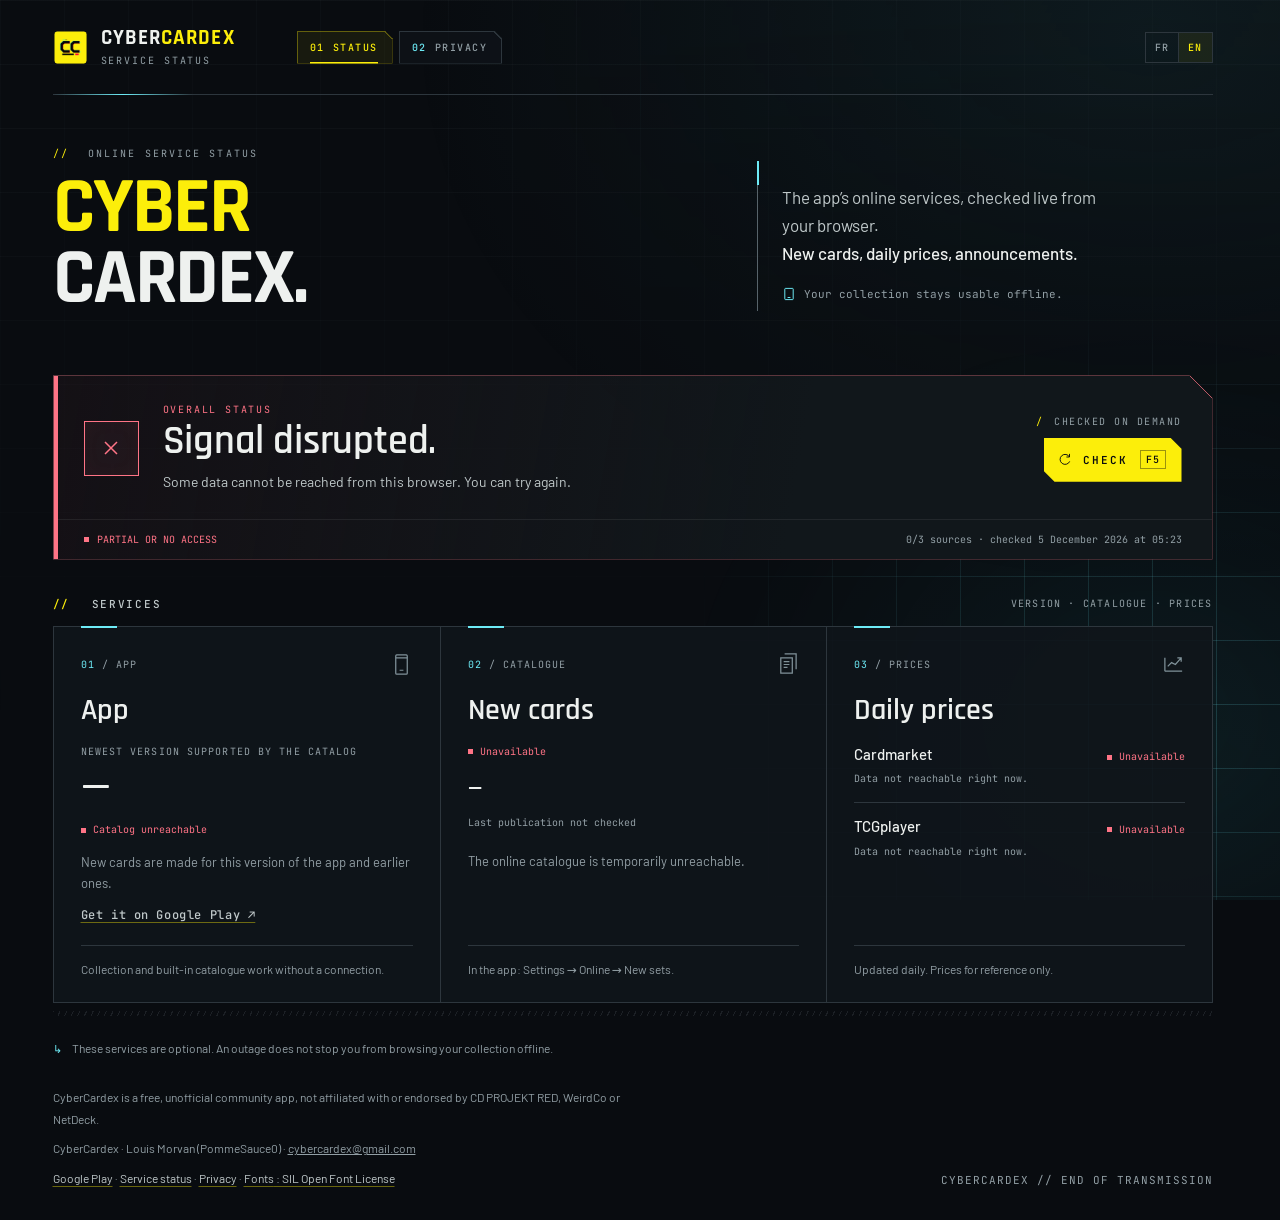
<file: index.html>
<!doctype html>
<html lang="fr">
<head>
<meta charset="utf-8">
<meta name="viewport" content="width=device-width,initial-scale=1">
<meta name="robots" content="noindex,nofollow">
<meta name="referrer" content="no-referrer">
<meta name="theme-color" content="#090c10">
<meta name="description" content="La version annoncée, le catalogue et la fraîcheur des prix de CyberCardex, en un coup d'œil.">
<title>CyberCardex — État des services</title>
<link rel="icon" type="image/png" href="commun/icon.png">
<link rel="preload" href="commun/polices/Rajdhani-Bold.woff2" as="font" type="font/woff2" crossorigin>
<!-- Couleurs, polices, fond animé, bandeau, navigation et pied de page communs au site. -->
<link rel="stylesheet" href="commun/site.css">
<style>
  /* Propre à la page de statut. Le Blackwall passe la grille qui dérive (commun/site.css) au rouge. */
  body[data-blackwall="true"]::after {
    background-image: radial-gradient(ellipse at center, #ff254329, transparent 60%),
      linear-gradient(#ff365b40 1px, transparent 1px),
      linear-gradient(90deg, #ff365b40 1px, transparent 1px);
  }
  .blackwall-echo {
    position: fixed; inset: 0; z-index: -1; pointer-events: none; opacity: 0;
    background:
      linear-gradient(#ff345b55, #ff345b00) 13% 24% / 2px 28% no-repeat,
      linear-gradient(#ff345b00, #ff345b66, #ff345b00) 84% 50% / 3px 47% no-repeat,
      repeating-linear-gradient(0deg, transparent 0 28px, #ff345b28 28px 30px, transparent 30px 44px) 92% 50% / 36px 65% no-repeat,
      radial-gradient(ellipse at 85% 60%, #a600202b, transparent 60%);
  }
  body[data-blackwall="true"] .blackwall-echo { opacity: 1; animation: blackwall-echo 4.8s ease-in-out both; }
  @keyframes blackwall-echo {
    0%, 100% { opacity: 0; transform: translateY(0); }
    22%, 65% { opacity: 1; }
    100% { transform: translateY(-18px); }
  }
  .on-demand { font: 400 10px var(--mono); letter-spacing: 1.5px; color: var(--muted); text-transform: uppercase; }
  .on-demand::before { content: "/"; padding-right: 11px; color: var(--yellow); }
  .status {
    --signal: var(--yellow); position: relative; border: 1px solid #414a43;
    background: linear-gradient(100deg, #fcee0a08, #11171b 64%);
    clip-path: polygon(0 0, calc(100% - 23px) 0, 100% 23px, 100% 100%, 0 100%);
  }
  .status[data-tone="ok"] { --signal: var(--green); border-color: #3e6650; background: linear-gradient(100deg, #9aefb60b, #11171b 64%); }
  .status[data-tone="warning"] { --signal: var(--yellow); border-color: #6b6630; background: linear-gradient(100deg, #fcee0a0d, #11171b 64%); }
  .status[data-tone="error"] { --signal: var(--red); border-color: #78434b; background: linear-gradient(100deg, #ff74860c, #11171b 64%); }
  .status::before { content: ""; position: absolute; inset: 0 auto 0 0; width: 4px; background: var(--signal); }
  /* Trait du coin coupé, exactement sur la coupe (avant : décalé, le coin restait ouvert). */
  .status::after {
    content: ""; position: absolute; top: -1px; right: -1px; width: 23px; height: 23px; pointer-events: none;
    background: linear-gradient(to top right, transparent calc(50% - 1.4px), var(--signal) calc(50% - 1.4px),
      var(--signal) calc(50% + 1.4px), transparent calc(50% + 1.4px));
  }
  .status-main { display: grid; grid-template-columns: 55px minmax(0, 1fr) auto; align-items: center; gap: 24px; padding: 27px 30px 25px; }
  .status-actions { display: flex; flex-direction: column; align-items: flex-end; gap: 10px; }
  .signal-icon {
    display: grid; place-items: center; width: 55px; height: 55px; flex: none;
    border: 1px solid currentColor; color: var(--signal);
    background: color-mix(in srgb, var(--signal) 5%, transparent);
    box-shadow: inset 0 0 18px color-mix(in srgb, var(--signal) 4%, transparent);
  }
  .signal-icon svg { width: 28px; height: 28px; }
  .signal-icon .icon-ok, .signal-icon .icon-error { display: none; }
  .status[data-tone="ok"] .icon-ok, .status[data-tone="error"] .icon-error { display: block; }
  .status[data-tone="ok"] .icon-pending, .status[data-tone="error"] .icon-pending { display: none; }
  .status-kicker { margin: 0 0 5px; color: var(--signal); font: 400 10px var(--mono); letter-spacing: 1.8px; text-transform: uppercase; }
  .status h2 { margin: 0; font: 600 clamp(29px, 3.4vw, 40px)/1.05 var(--display); letter-spacing: -.2px; }
  .status-detail { margin: 8px 0 0; color: var(--soft); font-size: 14px; line-height: 1.6; }
  .status-bottom {
    display: flex; gap: 18px; justify-content: space-between; align-items: center; padding: 11px 30px;
    border-top: 1px solid #ffffff12; color: var(--muted); font: 400 10px/1.7 var(--mono);
  }
  .status-bottom .reading { color: var(--signal); display: inline-flex; gap: 8px; align-items: center; }
  .reading::before { content: ""; width: 5px; height: 5px; background: currentColor; }
  .services { display: grid; grid-template-columns: repeat(3, minmax(0, 1fr)); border: 1px solid var(--line); background: #10151be8; }
  .service { min-width: 0; position: relative; display: flex; flex-direction: column; padding: 26px 27px 23px; }
  .service + .service { border-left: 1px solid var(--line); }
  .service::before { content: ""; position: absolute; top: -1px; left: 27px; width: 36px; height: 2px; background: var(--cyan); }
  .service-head { display: flex; align-items: center; justify-content: space-between; margin-bottom: 19px; }
  .service-number { font: 400 10px var(--mono); color: var(--muted); letter-spacing: 1px; }
  .service-number span { color: var(--cyan); }
  .service-icon { width: 23px; height: 23px; color: #809299; }
  .service h3 { font: 600 30px/1 var(--display); margin: 0 0 20px; }
  .datum-caption { font: 400 10px var(--mono); color: var(--muted); letter-spacing: 1.1px; text-transform: uppercase; }
  .version { display: block; margin: 7px 0 11px; font: 600 50px/.95 var(--display); color: var(--text); font-variant-numeric: tabular-nums; overflow-wrap: anywhere; }
  .service-copy { color: var(--muted); font-size: 13px; line-height: 1.65; margin: 0; }
  .service-note { margin: 17px 0 0; padding-top: 13px; border-top: 1px solid var(--line); color: var(--muted); font-size: 12px; line-height: 1.6; }
  .service .service-note:last-child { margin-top: auto; padding-top: 14px; }
  .application-copy { margin-bottom: 22px; }
  .badge {
    display: inline-flex; align-items: center; gap: 7px; width: fit-content;
    color: var(--muted); font: 400 10px/1.4 var(--mono);
  }
  .badge::before { content: ""; flex: none; width: 5px; height: 5px; background: currentColor; }
  .badge[data-tone="ok"] { color: var(--green); }
  .badge[data-tone="warning"], .badge[data-tone="pending"] { color: var(--yellow); }
  .badge[data-tone="error"] { color: var(--red); }
  .latest { margin-top: 10px; color: var(--soft); }
  .latest::before { content: "↳ "; color: var(--cyan); }
  .catalogue-date { color: var(--text); font: 500 24px/1.2 var(--display); margin: 16px 0 2px; }
  .catalogue-rev { margin: 12px 0 0; font: 500 11px/1.5 var(--mono); letter-spacing: .6px; color: var(--yellow); }
  .catalogue-time { color: var(--muted); font: 400 10px/1.6 var(--mono); margin-bottom: 20px; }
  .market { padding-bottom: 15px; }
  .market + .market { padding-top: 14px; border-top: 1px solid var(--line); }
  .market-head { display: flex; justify-content: space-between; flex-wrap: wrap; gap: 7px 12px; align-items: baseline; }
  .market-name { font: 500 15px var(--body); }
  .market-date { color: var(--muted); font: 400 10px/1.7 var(--mono); margin: 6px 0 0; }
  .service-bottom { margin-top: 17px; }
  .bottom-rule { height: 5px; margin-top: 8px; background: repeating-linear-gradient(115deg, #7d8a912b 0 1px, transparent 1px 6px); }
  .transmission { position: relative; }
  /* Blackwall : terminal NetWatch en surimpression, titre corrompu, léger tremblement. Pas de flash. */
  .blackwall-term {
    position: fixed; left: 50%; bottom: max(7vh, 24px); z-index: 30; width: min(540px, calc(100% - 36px));
    transform: translate(-50%, 12px); opacity: 0; pointer-events: none; transition: opacity .35s, transform .35s;
    margin: 0; padding: 16px 18px 15px; background: #13070cf2; border: 1px solid #ff345b66; border-left: 3px solid #ff345b;
    color: #ff9aaa; font: 400 12px/1.85 var(--mono); letter-spacing: .4px; white-space: pre-wrap;
    box-shadow: 0 0 0 1px #000, 0 20px 80px #ff003c2e;
    clip-path: polygon(0 0, calc(100% - 16px) 0, 100% 16px, 100% 100%, 16px 100%, 0 calc(100% - 16px));
  }
  /* Les deux coins coupés, fermés par leur trait (le clip-path retire la bordure). */
  .blackwall-term::before {
    content: ""; position: absolute; inset: -1px; pointer-events: none;
    --d: linear-gradient(to top right, transparent calc(50% - 1.4px), #ff345b66 calc(50% - 1.4px),
      #ff345b66 calc(50% + 1.4px), transparent calc(50% + 1.4px));
    background: var(--d) top right / 16px 16px no-repeat, var(--d) bottom left / 16px 16px no-repeat;
  }
  body[data-blackwall="true"] .blackwall-term { opacity: 1; transform: translate(-50%, 0); pointer-events: auto; }
  .blackwall-term .head { display: flex; justify-content: space-between; gap: 12px; margin-bottom: 8px; padding-bottom: 8px;
    border-bottom: 1px solid #ff345b33; color: #ff345b; font-weight: 500; letter-spacing: 2px; }
  .blackwall-term .caret::after { content: "▌"; color: #ff345b; animation: caret 1s steps(1) infinite; }
  .blackwall-term .cut { color: #ff345b; letter-spacing: 2px; }
  .blackwall-term .note { margin-top: 8px; padding-top: 7px; border-top: 1px solid #ff345b26; color: #b98a93; font-size: 10.5px; letter-spacing: .3px; }
  body[data-blackwall="true"] h1 .cyber { color: #ff345b; text-shadow: 3px 0 #00f0ff55; }
  body[data-blackwall="true"] h1 .cardex { color: #ffb3bf; }
  body[data-blackwall="true"] .top::after { background-image: linear-gradient(90deg, transparent, #ff345b, transparent); }
  body[data-blackwall="true"] .page { animation: bw-shake .32s steps(2, end) 2; }
  body[data-blackwall="true"] .status, body[data-blackwall="true"] .services { filter: saturate(.4) brightness(.8); transition: filter .4s; }
  @keyframes bw-shake { 0% { transform: translate(0); } 33% { transform: translate(-3px, 1px); } 66% { transform: translate(2px, -1px); } }
  @keyframes caret { 50% { opacity: 0; } }
  /* Annonces écrites à la main (annonces.json) : bord de couleur selon le niveau. */
  .notices .section-heading { padding-top: 0; }
  .notice { position: relative; padding: 17px 22px 18px; border: 1px solid var(--line); border-left: 3px solid var(--cyan); background: #10151be8; }
  .notice + .notice { margin-top: 10px; }
  .notice[data-level="attention"] { border-left-color: var(--yellow); }
  .notice[data-level="panne"] { border-left-color: var(--red); }
  .notice .when { margin: 0 0 7px; font: 400 10px var(--mono); letter-spacing: 1.2px; text-transform: uppercase; color: var(--muted); }
  .notice .when b { font-weight: 500; color: var(--cyan); }
  .notice[data-level="attention"] .when b { color: var(--yellow); }
  .notice[data-level="panne"] .when b { color: var(--red); }
  .notice h3 { margin: 0 0 6px; font: 600 23px/1.15 var(--display); }
  .notice p.body { margin: 0; color: var(--soft); font-size: 14px; line-height: 1.6; white-space: pre-line; }
  .notices + .status { margin-top: 26px; }
  .store-link { margin-top: 12px; width: fit-content; color: var(--soft); font: 500 12px var(--mono); letter-spacing: .6px; text-decoration: underline; text-decoration-color: #fcee0a66; text-underline-offset: 3px; }
  .store-link:hover { color: var(--yellow); }
  .offline-note { display: flex; gap: 10px; align-items: baseline; margin: 23px 0 0; color: var(--muted); font-size: 12px; line-height: 1.6; }
  .offline-note > span:first-child { color: var(--cyan); font: 400 11px var(--mono); }
  /* Bouton « Vérifier » : plaque jaune à coins coupés, repère [F5], balayage pendant la lecture. */
  .refresh {
    --cut: 11px; position: relative; display: inline-flex; align-items: center; gap: 11px;
    height: 44px; padding: 0 16px 0 13px; border: 0; cursor: pointer;
    color: var(--bg); background: var(--yellow);
    font: 600 11px var(--mono); letter-spacing: 2.2px; text-transform: uppercase;
    clip-path: polygon(0 0, calc(100% - var(--cut)) 0, 100% var(--cut), 100% 100%, var(--cut) 100%, 0 calc(100% - var(--cut)));
    transition: background .15s, color .15s;
  }
  .refresh svg { width: 15px; height: 15px; flex: none; }
  .refresh .key { padding: 2px 5px; border: 1px solid #090c1066; font-weight: 500; letter-spacing: 1px; font-size: 10px; }
  /* Trait de coupe dans le coin, comme les panneaux de l'app. */
  .refresh::before { content: ""; position: absolute; right: 3px; top: -4px; width: 1px; height: 22px; background: var(--bg); transform: rotate(-45deg); opacity: .5; }
  .refresh:hover { background: #fff36a; }
  .refresh:hover #refresh-label { text-shadow: 1.5px 0 #ff003c88, -1.5px 0 #00f0ff88; }
  .refresh:active { transform: translateY(1px); }
  .refresh:focus-visible { outline: 2px solid var(--cyan); outline-offset: 4px; }
  .refresh:disabled { cursor: progress; color: var(--yellow); background: #fcee0a14; }
  .refresh:disabled .key { border-color: #fcee0a55; }
  .refresh:disabled::after {
    content: ""; position: absolute; inset: 0; pointer-events: none;
    background: linear-gradient(90deg, transparent, #fcee0a40, transparent) no-repeat; background-size: 40% 100%;
    animation: refresh-scan 1.1s linear infinite;
  }
  .refresh:disabled svg { animation: rotate 1.7s linear infinite; }
  @keyframes refresh-scan { from { background-position: -40% 0; } to { background-position: 140% 0; } }
  .status[data-busy="true"] .icon-pending { animation: rotate 5s linear infinite; }
  noscript p { padding: 18px; border: 1px solid var(--yellow); color: var(--yellow); }
  @keyframes rotate { to { transform: rotate(360deg); } }
  @media (max-width: 930px) {
    .service { padding: 23px 19px; }
    .service::before { left: 19px; }
    .service h3 { font-size: 27px; }
    .market-head { display: block; }
    .market-head .badge { margin-top: 5px; }
  }
  @media (max-width: 650px) {
    .refresh { height: 42px; padding: 0 12px 0 10px; gap: 8px; letter-spacing: 1.6px; }
    .refresh .key { display: none; }
    .refresh svg { width: 13px; height: 13px; }
    .status-main { grid-template-columns: 36px minmax(0, 1fr); padding: 23px 21px; gap: 15px; align-items: start; }
    .status-actions { grid-column: 2; align-items: flex-start; }
    .on-demand { font-size: 10px; letter-spacing: .5px; }
    .signal-icon { width: 36px; height: 36px; margin-top: 3px; }
    .signal-icon svg { width: 21px; height: 21px; }
    .status h2 { font-size: 30px; line-height: 1.05; }
    .status-detail { font-size: 13px; }
    .status-bottom { padding: 11px 21px; flex-direction: column; align-items: flex-start; gap: 3px; font-size: 10px; }
    .services { grid-template-columns: 1fr; }
    .service { padding: 23px; }
    .service + .service { border-left: 0; border-top: 1px solid var(--line); }
    .service::before { left: 23px; }
    .service-head { margin-bottom: 14px; }
    .service h3 { margin-bottom: 16px; font-size: 31px; }
    .version { font-size: 47px; }
    .market-head { display: flex; }
    .market-head .badge { margin-top: 0; }
  }
</style>
</head>
<body>
<div class="blackwall-echo" aria-hidden="true"></div>
<div class="blackwall-term" id="blackwall" role="alert" aria-live="assertive"></div>
<a href="#services" class="skip" data-i18n="skip">Aller aux services</a>
<div class="page">
  <header class="top">
    <a class="identity" href="./">
      <img class="brand-mark" src="commun/icon.png" width="35" height="35" alt="" aria-hidden="true">
      <div><div class="brand-name">CYBER<span>CARDEX</span></div><div class="brand-label" data-i18n="brandLabel">État des services</div></div>
    </a>
    <nav class="site-nav" aria-label="Pages">
      <a href="./" aria-current="page"><span>01</span> <b data-i18n="navStatus">Statut</b></a>
      <a href="confidentialite.html"><span>02</span> <b data-i18n="navPrivacy">Confidentialité</b></a>
    </nav>
    <div class="top-meta">
      <div class="lang" role="group" aria-label="Langue / Language"><button type="button" data-lang="fr">FR</button><button type="button" data-lang="en">EN</button></div>
    </div>
  </header>

  <main>
    <section class="hero" aria-labelledby="page-title">
      <div>
        <p class="eyebrow" data-i18n-html="eyebrow"><span>//</span> État des services en ligne</p>
        <h1 id="page-title" aria-label="CyberCardex"><span class="cyber">CYBER</span><span class="cardex">CARDEX.</span></h1>
      </div>
      <div class="hero-copy">
        <p data-i18n-html="heroCopy">Le catalogue. Les prix.<br><strong>Un point sur le signal.</strong><br>Les informations utiles, en un coup d'œil.</p>
        <span class="local">
          <svg viewBox="0 0 20 20" fill="none" stroke="currentColor" stroke-width="1.4" aria-hidden="true"><rect x="4" y="2" width="12" height="16" rx="1"/><path d="M8 15h4"/></svg>
          <span data-i18n="local">Ta collection reste utilisable hors ligne.</span>
        </span>
      </div>
    </section>

    <section class="notices" id="notices" aria-labelledby="notices-title" hidden>
      <div class="section-heading">
        <h2 id="notices-title" data-i18n-html="noticesTitle"><span>//</span> Annonces</h2>
      </div>
      <div id="notice-list"></div>
    </section>

    <section class="status" id="state" data-tone="pending" data-busy="true" aria-labelledby="status-title">
      <div class="status-main">
        <div class="signal-icon" aria-hidden="true">
          <svg class="icon-pending" viewBox="0 0 28 28" fill="none" stroke="currentColor" stroke-width="1.3"><path d="M14 3a11 11 0 1 1-11 11M14 3v6M3 14h6"/><path d="M14 12v4m-2-2h4"/></svg>
          <svg class="icon-ok" viewBox="0 0 28 28" fill="none" stroke="currentColor" stroke-width="1.5"><path d="m7 14 5 5L22 9"/></svg>
          <svg class="icon-error" viewBox="0 0 28 28" fill="none" stroke="currentColor" stroke-width="1.5"><path d="m8 8 12 12M20 8 8 20"/></svg>
        </div>
        <div role="status" aria-live="polite" aria-atomic="true">
          <p class="status-kicker" data-i18n="statusKicker">État général</p>
          <h2 id="status-title">Lecture du signal.</h2>
          <p class="status-detail" id="status-detail">Vérification du catalogue et des prix…</p>
        </div>
        <div class="status-actions">
          <span class="on-demand" data-i18n="onDemand">Vérification à la demande</span>
          <button type="button" class="refresh" id="refresh">
            <svg viewBox="0 0 24 24" fill="none" stroke="currentColor" stroke-width="1.5" aria-hidden="true"><path d="M20 8a8 8 0 1 0 .3 7M20 3v5h-5"/></svg>
            <span id="refresh-label">Vérifier</span>
            <span class="key" aria-hidden="true">F5</span>
          </button>
        </div>
      </div>
      <div class="status-bottom">
        <span class="reading" id="reading">VÉRIFICATION EN COURS</span>
        <span id="checked">Dernière vérification : en cours</span>
      </div>
    </section>

    <section aria-labelledby="services-title" id="services">
      <div class="section-heading">
        <h2 id="services-title" data-i18n-html="servicesTitle"><span>//</span> Les services</h2>
        <span class="section-meta" data-i18n="sectionMeta">Version · Catalogue · Prix</span>
      </div>
      <div class="services" aria-busy="true" id="service-panels">
        <article class="service" aria-labelledby="application-title">
          <div class="service-head">
            <span class="service-number" data-i18n-html="num01"><span>01</span> / APPLICATION</span>
            <svg class="service-icon" viewBox="0 0 24 24" fill="none" stroke="currentColor" stroke-width="1.3" aria-hidden="true"><rect x="6" y="2" width="12" height="20" rx="1"/><path d="M10 18h4M6 5h12"/></svg>
          </div>
          <h3 id="application-title" data-i18n="appTitle">Application</h3>
          <span class="datum-caption" data-i18n="appCaption">Dernière version annoncée</span>
          <strong class="version" id="version">—</strong>
          <span class="badge" id="application-badge" data-tone="pending">Vérification</span>
          <p class="service-copy" style="margin-top:15px" data-i18n="appCopy">Les nouvelles cartes sont prévues pour cette version de l’app et les précédentes.</p>
          <a class="store-link application-copy" href="https://play.google.com/store/apps/details?id=app.cybercardex" rel="noopener" data-i18n="playLink">Télécharger sur Google Play ↗</a>
          <p class="service-note" data-i18n="appNote">Collection et catalogue embarqué utilisables sans connexion.</p>
        </article>

        <article class="service" aria-labelledby="catalogue-title">
          <div class="service-head">
            <span class="service-number" data-i18n-html="num02"><span>02</span> / CATALOGUE</span>
            <svg class="service-icon" viewBox="0 0 24 24" fill="none" stroke="currentColor" stroke-width="1.3" aria-hidden="true"><path d="M5 5h12v16H5zM9 1h12v16M8 9h6M8 12h6M8 15h4"/></svg>
          </div>
          <h3 id="catalogue-title" data-i18n="catTitle">Nouvelles cartes</h3>
          <span class="badge" id="catalogue-badge" data-tone="pending">Vérification</span>
          <p class="catalogue-rev" id="catalogue-rev" hidden></p>
          <p class="catalogue-date" id="catalogue-date">—</p>
          <p class="catalogue-time" id="catalogue-time">Dernière publication</p>
          <p class="service-copy" id="catalogue-copy">Consultation du catalogue en ligne…</p>
          <p class="service-copy latest" id="catalogue-latest" hidden></p>
          <p class="service-note" data-i18n="catNote">Dans l’app : Réglages → En ligne → Nouvelles séries.</p>
        </article>

        <article class="service" aria-labelledby="prices-title">
          <div class="service-head">
            <span class="service-number" data-i18n-html="num03"><span>03</span> / PRIX</span>
            <svg class="service-icon" viewBox="0 0 24 24" fill="none" stroke="currentColor" stroke-width="1.3" aria-hidden="true"><path d="M3 19V5m0 14h18M6 14l4-4 4 2 6-7M16 5h4v4"/></svg>
          </div>
          <h3 id="prices-title" data-i18n="pricesTitle">Prix du jour</h3>
          <div class="market">
            <div class="market-head"><span class="market-name">Cardmarket</span><span class="badge" id="cm-badge" data-tone="pending">Vérification</span></div>
            <p class="market-date" id="cm-date">—</p>
          </div>
          <div class="market">
            <div class="market-head"><span class="market-name">TCGplayer</span><span class="badge" id="tcg-badge" data-tone="pending">Vérification</span></div>
            <p class="market-date" id="tcg-date">—</p>
          </div>
          <p class="service-note" data-i18n="pricesNote">Actualisation quotidienne. Prix donnés à titre indicatif.</p>
        </article>
      </div>
      <div class="bottom-rule" aria-hidden="true"></div>
    </section>

    <p class="offline-note"><span>↳</span> <span data-i18n="offline">Ces services sont facultatifs. Une interruption n’empêche pas de consulter ta collection hors ligne.</span></p>
    <noscript><p>Active JavaScript pour vérifier les données en ligne. / Turn on JavaScript to check online data. La collection reste utilisable hors ligne. / Your collection stays usable offline.</p></noscript>
  </main>

  <footer>
    <div>
      <p><span class="lang-fr">CyberCardex est une application communautaire gratuite et non officielle, ni affiliée ni approuvée par CD PROJEKT RED, WeirdCo ou NetDeck.</span><span class="lang-en">CyberCardex is a free, unofficial community app, not affiliated with or endorsed by CD PROJEKT RED, WeirdCo or NetDeck.</span></p>
      <p class="footer-contact">CyberCardex · Louis Morvan (PommeSauce0) · <a href="mailto:cybercardex@gmail.com">cybercardex@gmail.com</a></p>
      <p class="legal-links"><a href="https://play.google.com/store/apps/details?id=app.cybercardex" rel="noopener">Google Play</a> · <a href="./"><span class="lang-fr">État des services</span><span class="lang-en">Service status</span></a> · <a href="confidentialite.html"><span class="lang-fr">Confidentialité</span><span class="lang-en">Privacy</span></a> · <a href="commun/polices/LICENSES.txt"><span class="lang-fr">Polices</span><span class="lang-en">Fonts</span> : SIL Open Font License</a></p>
    </div>
    <div class="transmission">
      <button class="end-mark" id="transmission" type="button" title="Il reste un signal… (ou tape « blackwall »)" data-i18n="endMark">CYBERCARDEX // FIN DE TRANSMISSION</button>
    </div>
  </footer>
</div>

<script>
(() => {
  'use strict';
  // Une seule page publique : trois lectures de données publiques et les annonces, sans mode de gestion. FR / EN.
  const RAW = 'https://raw.githubusercontent.com/CyberCardex/cybercardex-data';
  const STALE_HOURS = 36;
  const $ = (id) => document.getElementById(id);

  // ---------- Textes ----------
  const TEXT = {
    fr: {
      skip: 'Aller aux services', brandLabel: 'État des services', navStatus: 'Statut', navPrivacy: 'Confidentialité', onDemand: 'Vérification à la demande',
      refresh: 'Vérifier', refreshBusy: 'Scan…',
      eyebrow: '<span>//</span> État des services en ligne',
      heroCopy: 'Les services en ligne de l’app, vérifiés en direct depuis ton navigateur.<br><strong>Nouvelles cartes, prix du jour, annonces.</strong>',
      local: 'Ta collection reste utilisable hors ligne.', statusKicker: 'État général',
      servicesTitle: '<span>//</span> Les services', sectionMeta: 'Version · Catalogue · Prix',
      num01: '<span>01</span> / APPLICATION', appTitle: 'Application', appCaption: 'Version la plus récente prise en charge par le catalogue',
      appCopy: 'Les nouvelles cartes sont prévues pour cette version de l’app et les précédentes.', playLink: 'Télécharger sur Google Play ↗', appNote: 'Collection et catalogue embarqué utilisables sans connexion.',
      num02: '<span>02</span> / CATALOGUE', catTitle: 'Nouvelles cartes', catNote: 'Dans l’app : Réglages → En ligne → Nouvelles séries.',
      num03: '<span>03</span> / PRIX', pricesTitle: 'Prix du jour', pricesNote: 'Actualisation quotidienne. Prix donnés à titre indicatif.',
      offline: 'Ces services sont facultatifs. Une interruption n’empêche pas de consulter ta collection hors ligne.',
      endMark: 'CYBERCARDEX // FIN DE TRANSMISSION', endTitle: 'Il reste un signal… (ou tape « blackwall »)',
      checking: 'Vérification', unavailable: 'Indisponible', noData: 'Données non accessibles pour le moment.',
      fresh: 'À jour', future: 'Date à vérifier', late: 'En retard',
      annOk: 'Catalogue lu', annKo: 'Catalogue inaccessible', catOk: 'Accessible',
      revision: (r, n, v) => `Révision ${r} · ${n} impression${n > 1 ? 's' : ''} · app ${v} et +`,
      noticesTitle: '<span>//</span> Annonces', levels: {info: 'Info', attention: 'Attention', panne: 'Incident'}, since: 'depuis le',
      catAvailable: 'Catalogue disponible', lastPub: 'Dernière publication', pubUnknown: 'Date de publication non renseignée',
      pubUnchecked: 'Dernière publication non vérifiée', catDown: 'Le catalogue en ligne est momentanément inaccessible.',
      catCopy: 'Les mises à jour de cartes se téléchargent depuis l’application.', catNone: 'Aucune nouveauté publiée pour le moment.',
      catIncluded: (v) => `Rien à télécharger : toutes les cartes publiées sont incluses dans l’app ${v}. Les prochaines nouveautés arriveront ici.`,
      pending: ['Lecture du signal.', 'Vérification du catalogue et des prix…', 'VÉRIFICATION EN COURS'],
      error: ['Signal perturbé.', 'Une partie des données est inaccessible depuis ce navigateur. Tu peux réessayer.', 'ACCÈS PARTIEL OU INDISPONIBLE'],
      warning: ['Prix à actualiser.', 'Les données sont accessibles, mais la date d’au moins un marché est à vérifier.', 'DONNÉES ACCESSIBLES · FRAÎCHEUR À VÉRIFIER'],
      ok: ['Signal stable.', 'Le catalogue est accessible et les prix des deux marchés sont récents.', 'SERVICES EN LIGNE ACCESSIBLES'],
      broken: ['Vérification interrompue.', 'La vérification n’a pas pu se terminer. Tu peux réessayer.', 'RÉSULTAT NON DISPONIBLE'],
      checkedRunning: 'Dernière vérification : en cours', checkedBroken: 'Dernière vérification non terminée',
      checked: (n, d, h) => `${n}/3 sources · vérifié le ${d} à ${h}`,
      ago: (m) => m < 60 ? `il y a ${m} min` : m < 2880 ? `il y a ${Math.round(m / 60)} h` : `il y a ${Math.round(m / 1440)} j`,
      bwHead: ['NETWATCH // ALERTE', 'NIV. 4'],
      bwLines: ['> Trace détectée hors du périmètre autorisé.', '> Origine : au-delà du Blackwall.',
        '> Signature : inconnue. Elle te regarde aussi.', '> Ne réponds pas. Ne cherche pas à comprendre.', '[ CONNEXION COUPÉE PAR NETWATCH ]'],
      bwNote: 'Easter egg · simulation visuelle, rien ne s’est passé.',
    },
    en: {
      skip: 'Skip to services', brandLabel: 'Service status', navStatus: 'Status', navPrivacy: 'Privacy', onDemand: 'Checked on demand',
      refresh: 'Check', refreshBusy: 'Scan…',
      eyebrow: '<span>//</span> Online service status',
      heroCopy: 'The app’s online services, checked live from your browser.<br><strong>New cards, daily prices, announcements.</strong>',
      local: 'Your collection stays usable offline.', statusKicker: 'Overall status',
      servicesTitle: '<span>//</span> Services', sectionMeta: 'Version · Catalogue · Prices',
      num01: '<span>01</span> / APP', appTitle: 'App', appCaption: 'Newest version supported by the catalog',
      appCopy: 'New cards are made for this version of the app and earlier ones.', playLink: 'Get it on Google Play ↗', appNote: 'Collection and built-in catalogue work without a connection.',
      num02: '<span>02</span> / CATALOGUE', catTitle: 'New cards', catNote: 'In the app: Settings → Online → New sets.',
      num03: '<span>03</span> / PRICES', pricesTitle: 'Daily prices', pricesNote: 'Updated daily. Prices for reference only.',
      offline: 'These services are optional. An outage does not stop you from browsing your collection offline.',
      endMark: 'CYBERCARDEX // END OF TRANSMISSION', endTitle: 'A signal remains… (or type “blackwall”)',
      checking: 'Checking', unavailable: 'Unavailable', noData: 'Data not reachable right now.',
      fresh: 'Up to date', future: 'Date to check', late: 'Late',
      annOk: 'Catalog read', annKo: 'Catalog unreachable', catOk: 'Reachable',
      revision: (r, n, v) => `Revision ${r} · ${n} printing${n === 1 ? '' : 's'} · app ${v}+`,
      noticesTitle: '<span>//</span> Announcements', levels: {info: 'Info', attention: 'Heads-up', panne: 'Outage'}, since: 'since',
      catAvailable: 'Catalogue available', lastPub: 'Last published', pubUnknown: 'Publication date not provided',
      pubUnchecked: 'Last publication not checked', catDown: 'The online catalogue is temporarily unreachable.',
      catCopy: 'Card updates are downloaded from the app.', catNone: 'Nothing new published yet.',
      catIncluded: (v) => `Nothing to download: every published card is built into app ${v}. Upcoming additions will show up here.`,
      pending: ['Reading the signal.', 'Checking the catalogue and prices…', 'CHECK IN PROGRESS'],
      error: ['Signal disrupted.', 'Some data cannot be reached from this browser. You can try again.', 'PARTIAL OR NO ACCESS'],
      warning: ['Prices need a refresh.', 'Data is reachable, but at least one market’s date needs checking.', 'DATA REACHABLE · FRESHNESS TO CHECK'],
      ok: ['Signal steady.', 'The catalogue is reachable and both markets’ prices are recent.', 'ONLINE SERVICES REACHABLE'],
      broken: ['Check interrupted.', 'The check could not finish. You can try again.', 'NO RESULT'],
      checkedRunning: 'Last check: in progress', checkedBroken: 'Last check did not finish',
      checked: (n, d, h) => `${n}/3 sources · checked ${d} at ${h}`,
      ago: (m) => m < 60 ? `${m} min ago` : m < 2880 ? `${Math.round(m / 60)} h ago` : `${Math.round(m / 1440)} d ago`,
      bwHead: ['NETWATCH // ALERT', 'LVL 4'],
      bwLines: ['> Trace detected outside the authorised perimeter.', '> Origin: beyond the Blackwall.',
        '> Signature: unknown. It is watching you too.', '> Do not answer. Do not try to understand.', '[ CONNECTION CUT BY NETWATCH ]'],
      bwNote: 'Easter egg · visual simulation, nothing actually happened.',
    },
  };

  // Langue : choix enregistré, sinon celle du navigateur (français si elle commence par « fr »).
  const store = { get: () => { try { return localStorage.getItem('ccx-lang'); } catch { return null; } },
                  set: (v) => { try { localStorage.setItem('ccx-lang', v); } catch {} } };
  let lang = ['fr', 'en'].includes(store.get()) ? store.get() : (navigator.language || 'fr').toLowerCase().startsWith('fr') ? 'fr' : 'en';
  const T = () => TEXT[lang];
  const locale = () => (lang === 'fr' ? 'fr-FR' : 'en-GB');

  const dateValue = (value) => typeof value === 'string' && Number.isFinite(Date.parse(value));
  const isObject = (value) => value !== null && typeof value === 'object' && !Array.isArray(value);
  const catalogueValid = (data) => isObject(data) && Number.isSafeInteger(data.latestApp) && data.latestApp > 0 && Array.isArray(data.notebooks);
  const pricesValid = (data) => isObject(data) && dateValue(data.updatedAt) && isObject(data.products) && Object.keys(data.products).length > 0;
  const day = (value) => new Date(value).toLocaleDateString(locale(), {day: 'numeric', month: 'long', year: 'numeric'});
  const time = (value) => new Date(value).toLocaleTimeString(locale(), {hour: '2-digit', minute: '2-digit'});
  const ago = (value) => T().ago(Math.max(0, Math.round((Date.now() - Date.parse(value)) / 60000)));
  const codeVersion = (code) => [Math.floor(code / 10000), Math.floor(code / 100) % 100, code % 100].join('.');

  // Annonces : annonces.json à côté de la page (tableau vide = bloc caché), affichées comme texte, entre leurs dates.
  const LEVELS = ['info', 'attention', 'panne'];
  const noticeText = (v) => isObject(v) && typeof v.titre === 'string' && v.titre.trim() !== '';
  const noticeValid = (n) => isObject(n) && LEVELS.includes(n.niveau) && noticeText(n.fr) && noticeText(n.en);
  const today = () => new Date().toLocaleDateString('sv');
  const showing = (n) => (!dateValue(n.debut) || n.debut.slice(0, 10) <= today()) && (!dateValue(n.fin) || today() <= n.fin.slice(0, 10));
  let notices = [];
  // Cahiers déjà inclus dans une version de l'app (« cahiersInclus » d'annonces.json : empreinte → version) : ils ne
  // sont plus une mise à jour à télécharger, la page le dit au lieu d'afficher leur révision.
  let included = {};

  async function loadNotices() {
    try {
      const response = await fetch('annonces.json', {cache: 'no-store'});
      if (!response.ok) return [];
      const data = await response.json();
      included = isObject(data) && isObject(data.cahiersInclus) ? data.cahiersInclus : {};
      return isObject(data) && Array.isArray(data.annonces) ? data.annonces.filter(noticeValid).filter(showing).slice(0, 5) : [];
    } catch {
      return [];
    }
  }

  function renderNotices() {
    const t = T();
    const boxes = notices.map((n) => {
      const text = n[lang];
      const box = Object.assign(document.createElement('article'), {className: 'notice'});
      box.dataset.level = n.niveau;
      const when = Object.assign(document.createElement('p'), {className: 'when'});
      when.append(Object.assign(document.createElement('b'), {textContent: t.levels[n.niveau]}));
      if (dateValue(n.debut)) when.append(' · ' + t.since + ' ' + day(n.debut.slice(0, 10) + 'T12:00:00'));
      box.append(when, Object.assign(document.createElement('h3'), {textContent: text.titre.trim().slice(0, 120)}));
      if (typeof text.texte === 'string' && text.texte.trim()) {
        box.append(Object.assign(document.createElement('p'), {className: 'body', textContent: text.texte.trim().slice(0, 600)}));
      }
      return box;
    });
    $('notice-list').replaceChildren(...boxes);
    $('notices').hidden = !boxes.length;
  }

  // Résultat de la dernière lecture (null pendant une lecture) : la page se redessine dans l'autre langue sans relire.
  let result = null;
  let lastCheck = 0;
  let checking = false;

  async function get(path, validate) {
    const controller = new AbortController();
    const deadline = setTimeout(() => controller.abort(), 12000);
    try {
      const response = await fetch(RAW + path, {cache: 'no-store', referrerPolicy: 'no-referrer', signal: controller.signal});
      if (!response.ok) throw new Error('unavailable');
      const data = await response.json();
      return validate(data) ? data : null;
    } catch {
      return null;
    } finally {
      clearTimeout(deadline);
    }
  }

  function badge(id, tone, label) {
    $(id).dataset.tone = tone;
    $(id).textContent = label;
  }

  function state(tone) {
    const [title, detail, reading] = T()[tone];
    $('state').dataset.tone = tone === 'broken' ? 'error' : tone;
    $('status-title').textContent = title;
    $('status-detail').textContent = detail;
    $('reading').textContent = reading;
  }

  function market(prefix, data) {
    if (!data) {
      badge(prefix + '-badge', 'error', T().unavailable);
      $(prefix + '-date').textContent = T().noData;
      return 'unavailable';
    }
    const age = (Date.now() - Date.parse(data.updatedAt)) / 3600000;
    const future = age < -0.25;
    const recent = age <= STALE_HOURS && !future;
    badge(prefix + '-badge', recent ? 'ok' : 'warning', recent ? T().fresh : future ? T().future : T().late);
    $(prefix + '-date').textContent = day(data.updatedAt) + ' · ' + time(data.updatedAt) + (future ? '' : ' · ' + ago(data.updatedAt));
    return recent ? 'recent' : 'delayed';
  }

  // Textes fixes de la page, puis les résultats.
  function render() {
    const t = T();
    document.documentElement.lang = lang;
    document.documentElement.dataset.lang = lang;
    document.querySelectorAll('[data-i18n]').forEach((el) => { el.textContent = t[el.dataset.i18n]; });
    document.querySelectorAll('[data-i18n-html]').forEach((el) => { el.innerHTML = t[el.dataset.i18nHtml]; });
    $('transmission').title = t.endTitle;
    document.querySelectorAll('.lang button').forEach((b) => b.setAttribute('aria-pressed', String(b.dataset.lang === lang)));
    $('refresh-label').textContent = checking ? t.refreshBusy : t.refresh;
    renderNotices();

    if (!result) {
      state('pending');
      ['application-badge', 'catalogue-badge', 'cm-badge', 'tcg-badge'].forEach((id) => badge(id, 'pending', t.checking));
      $('checked').textContent = t.checkedRunning;
      return;
    }
    if (result.broken) {
      state('broken');
      $('checked').textContent = t.checkedBroken;
      return;
    }
    const {catalogue, cm, tcg, at} = result;
    $('version').textContent = catalogue ? codeVersion(catalogue.latestApp) : '—';
    badge('application-badge', catalogue ? 'ok' : 'error', catalogue ? t.annOk : t.annKo);
    badge('catalogue-badge', catalogue ? 'ok' : 'error', catalogue ? t.catOk : t.unavailable);

    const published = catalogue && dateValue(catalogue.updatedAt) ? catalogue.updatedAt : null;
    $('catalogue-date').textContent = catalogue ? published ? day(published) : t.catAvailable : '—';
    $('catalogue-time').textContent = published ? t.lastPub + ' · ' + time(published) + ' · ' + ago(published) : catalogue ? t.pubUnknown : t.pubUnchecked;
    // Dernier cahier : son titre dit ce qu'il apporte (texte du catalogue signé, affiché comme texte).
    const latest = catalogue && catalogue.notebooks.filter((n) => isObject(n) && Number.isSafeInteger(n.revision))
      .sort((a, b) => b.revision - a.revision)[0];
    const inApp = latest && typeof included[latest.base] === 'string' && /^\d+\.\d+\.\d+$/.test(included[latest.base])
      ? included[latest.base] : null;
    const titles = latest && !inApp && isObject(latest.title) ? latest.title : {};
    const title = typeof titles[lang] === 'string' ? titles[lang] : typeof titles.fr === 'string' ? titles.fr : '';
    // Révision du dernier cahier : pour suivre les publications d'un coup d'œil.
    $('catalogue-rev').hidden = !latest || !!inApp;
    if (latest && !inApp) {
      const count = Array.isArray(latest.printings) ? latest.printings.length : 0;
      const minApp = Number.isSafeInteger(latest.minApp) && latest.minApp > 0 ? codeVersion(latest.minApp) : '—';
      $('catalogue-rev').textContent = t.revision(latest.revision, count, minApp);
    }
    $('catalogue-latest').hidden = !title.trim();
    $('catalogue-latest').textContent = title.trim().slice(0, 120);
    $('catalogue-copy').textContent = !catalogue ? t.catDown : inApp ? t.catIncluded(inApp) : catalogue.notebooks.length ? t.catCopy : t.catNone;

    const cmState = market('cm', cm);
    const tcgState = market('tcg', tcg);
    state(!catalogue || cmState === 'unavailable' || tcgState === 'unavailable' ? 'error'
      : cmState === 'delayed' || tcgState === 'delayed' ? 'warning' : 'ok');
    $('checked').textContent = t.checked([catalogue, cm, tcg].filter(Boolean).length, day(at), time(at));
  }

  async function check() {
    if (checking) return;
    checking = true;
    result = null;
    $('refresh').disabled = true;
    $('refresh').setAttribute('aria-busy', 'true');
    $('state').dataset.busy = 'true';
    $('service-panels').setAttribute('aria-busy', 'true');
    render();
    try {
      const [catalogue, cm, tcg, news] = await Promise.all([
        get('/main/catalogue.json', catalogueValid),
        get('/prix/cardmarket.json', pricesValid),
        get('/prix/tcgplayer.json', pricesValid),
        loadNotices(),
      ]);
      notices = news;
      result = {catalogue, cm, tcg, at: new Date().toISOString()};
      lastCheck = Date.now();
    } catch {
      result = {broken: true};
    } finally {
      checking = false;
      $('refresh').disabled = false;
      $('refresh').setAttribute('aria-busy', 'false');
      $('state').dataset.busy = 'false';
      $('service-panels').setAttribute('aria-busy', 'false');
      render();
    }
  }

  // ---------- Blackwall : clin d'œil purement visuel, aucun appel réseau ni changement des résultats ----------
  // Ouvert par « FIN DE TRANSMISSION » ou en tapant « blackwall » ; Échap ferme. Mouvement réduit : texte d'un coup.
  const calm = matchMedia('(prefers-reduced-motion: reduce)').matches;
  const NOISE = '█▓▒░<>/\\#@$%01¥ΞΔ';
  let run = 0;
  const wait = (ms, id) => new Promise((done) => setTimeout(() => done(id === run), ms));
  const heading = { cyber: document.querySelector('h1 .cyber'), cardex: document.querySelector('h1 .cardex') };

  async function corrupt(el, target, id) {
    for (let frame = 0; frame < 9 && !calm; frame++) {
      el.textContent = [...target].map((c, i) => (i < frame - 3 ? c : NOISE[Math.floor(Math.random() * NOISE.length)])).join('');
      if (!(await wait(55, id))) return;
    }
    el.textContent = target;
  }

  function closeBlackwall() {
    run++;
    delete document.body.dataset.blackwall;
    $('blackwall').replaceChildren();
    heading.cyber.textContent = 'CYBER';
    heading.cardex.textContent = 'CARDEX.';
  }

  async function openBlackwall() {
    if (document.body.dataset.blackwall) return;
    const id = ++run;
    const t = T();
    document.body.dataset.blackwall = 'true';
    const term = $('blackwall');
    const head = document.createElement('div');
    head.className = 'head';
    for (const part of t.bwHead) head.append(Object.assign(document.createElement('span'), {textContent: part}));
    term.replaceChildren(head);
    corrupt(heading.cyber, 'BLACK', id);
    corrupt(heading.cardex, 'WALL.', id);
    for (const [i, text] of t.bwLines.entries()) {
      const line = document.createElement('div');
      line.className = 'caret' + (i === t.bwLines.length - 1 ? ' cut' : '');
      term.append(line);
      if (calm) { line.textContent = text; line.classList.remove('caret'); continue; }
      for (const char of text) {
        line.textContent += char;
        if (!(await wait(char === ' ' ? 12 : 26, id))) return;
      }
      line.classList.remove('caret');
      if (!(await wait(380, id))) return;
    }
    term.append(Object.assign(document.createElement('div'), {className: 'note', textContent: t.bwNote}));
    if (!(await wait(2600, id))) return;
    corrupt(heading.cyber, 'CYBER', id);
    await corrupt(heading.cardex, 'CARDEX.', id);
    if (id === run) closeBlackwall();
  }

  $('transmission').addEventListener('click', openBlackwall);
  let typed = '';
  document.addEventListener('keydown', (event) => {
    if (event.key === 'Escape') return closeBlackwall();
    if (event.key === 'F5' && !event.ctrlKey) { event.preventDefault(); return check(); }
    if (event.key.length !== 1 || event.target.closest('input, textarea')) return;
    typed = (typed + event.key.toLowerCase()).slice(-9);
    if (typed === 'blackwall') openBlackwall();
  });

  document.querySelectorAll('.lang button').forEach((button) => button.addEventListener('click', () => {
    lang = button.dataset.lang;
    store.set(lang);
    render();
  }));
  $('refresh').addEventListener('click', check);
  document.addEventListener('visibilitychange', () => {
    if (document.visibilityState === 'visible' && Date.now() - lastCheck > 10 * 60000) check();
  });
  check();
})();
</script>
</body>
</html>
</file>
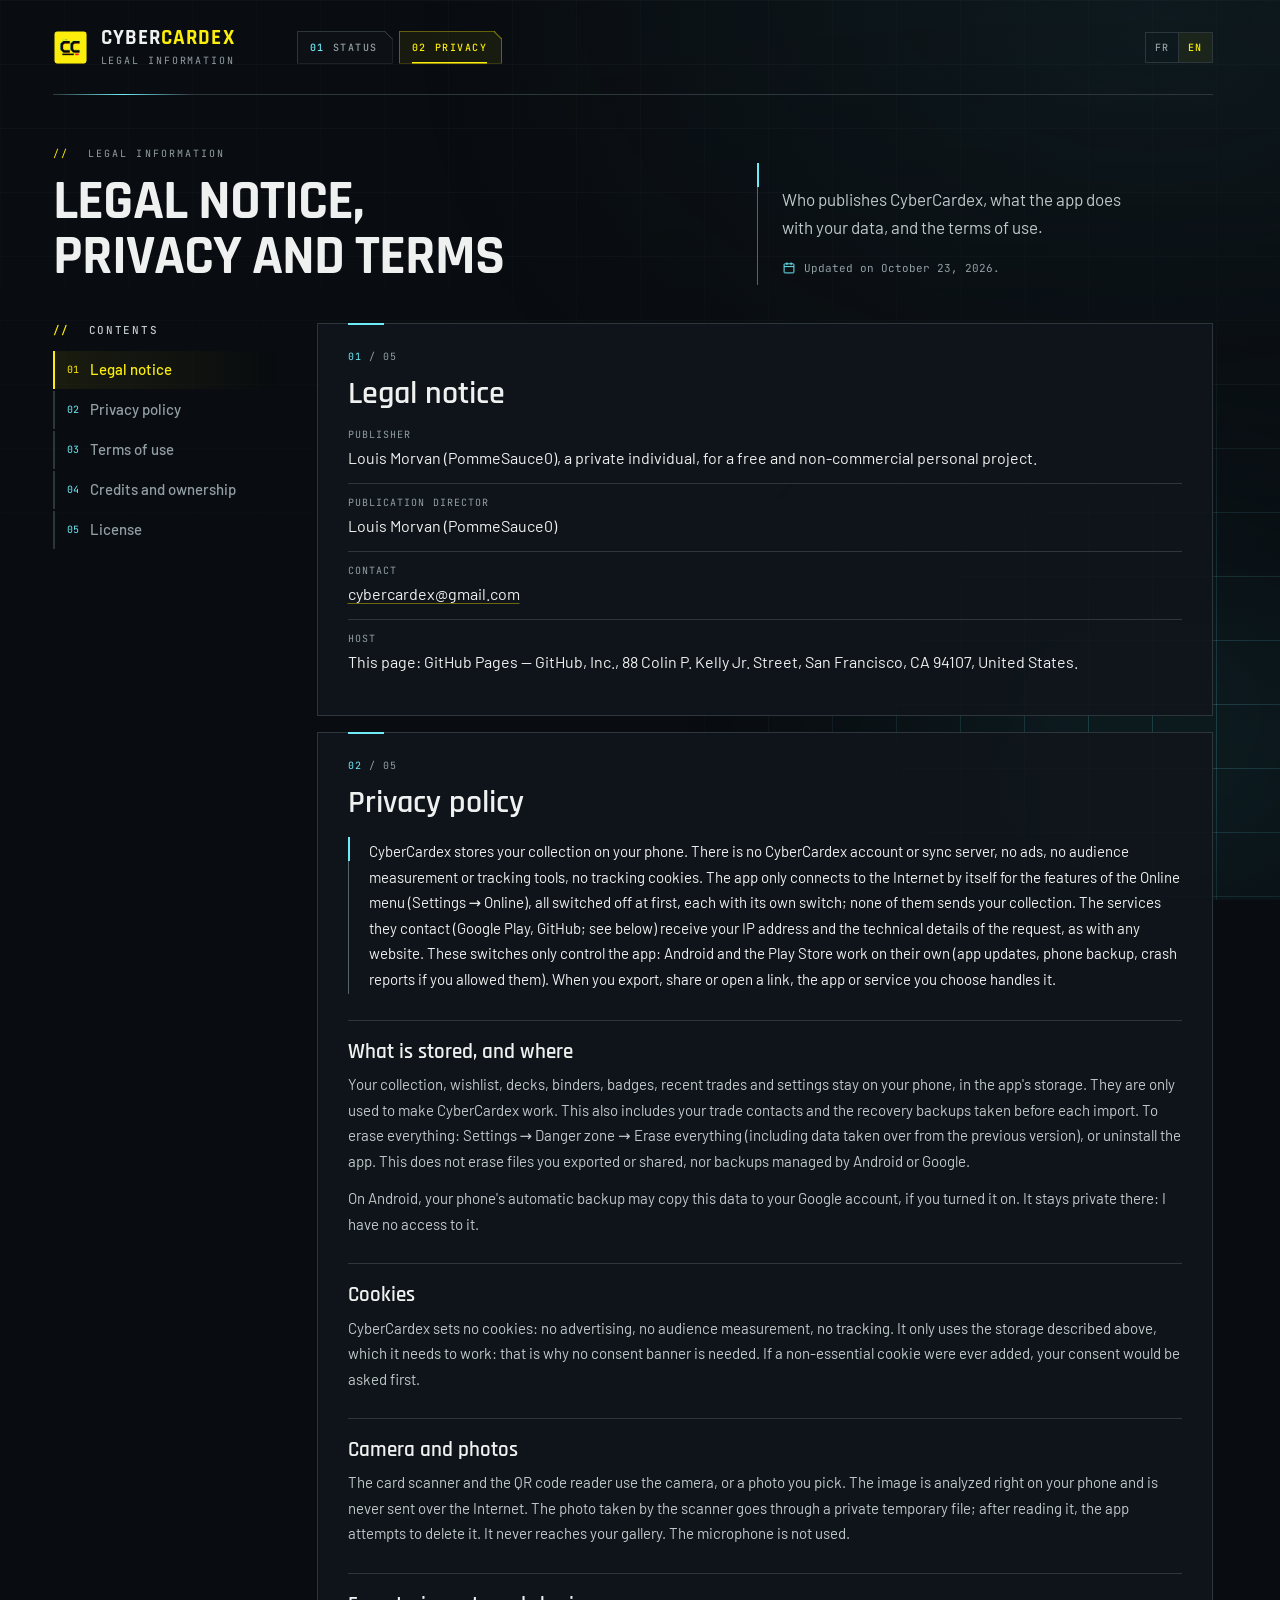
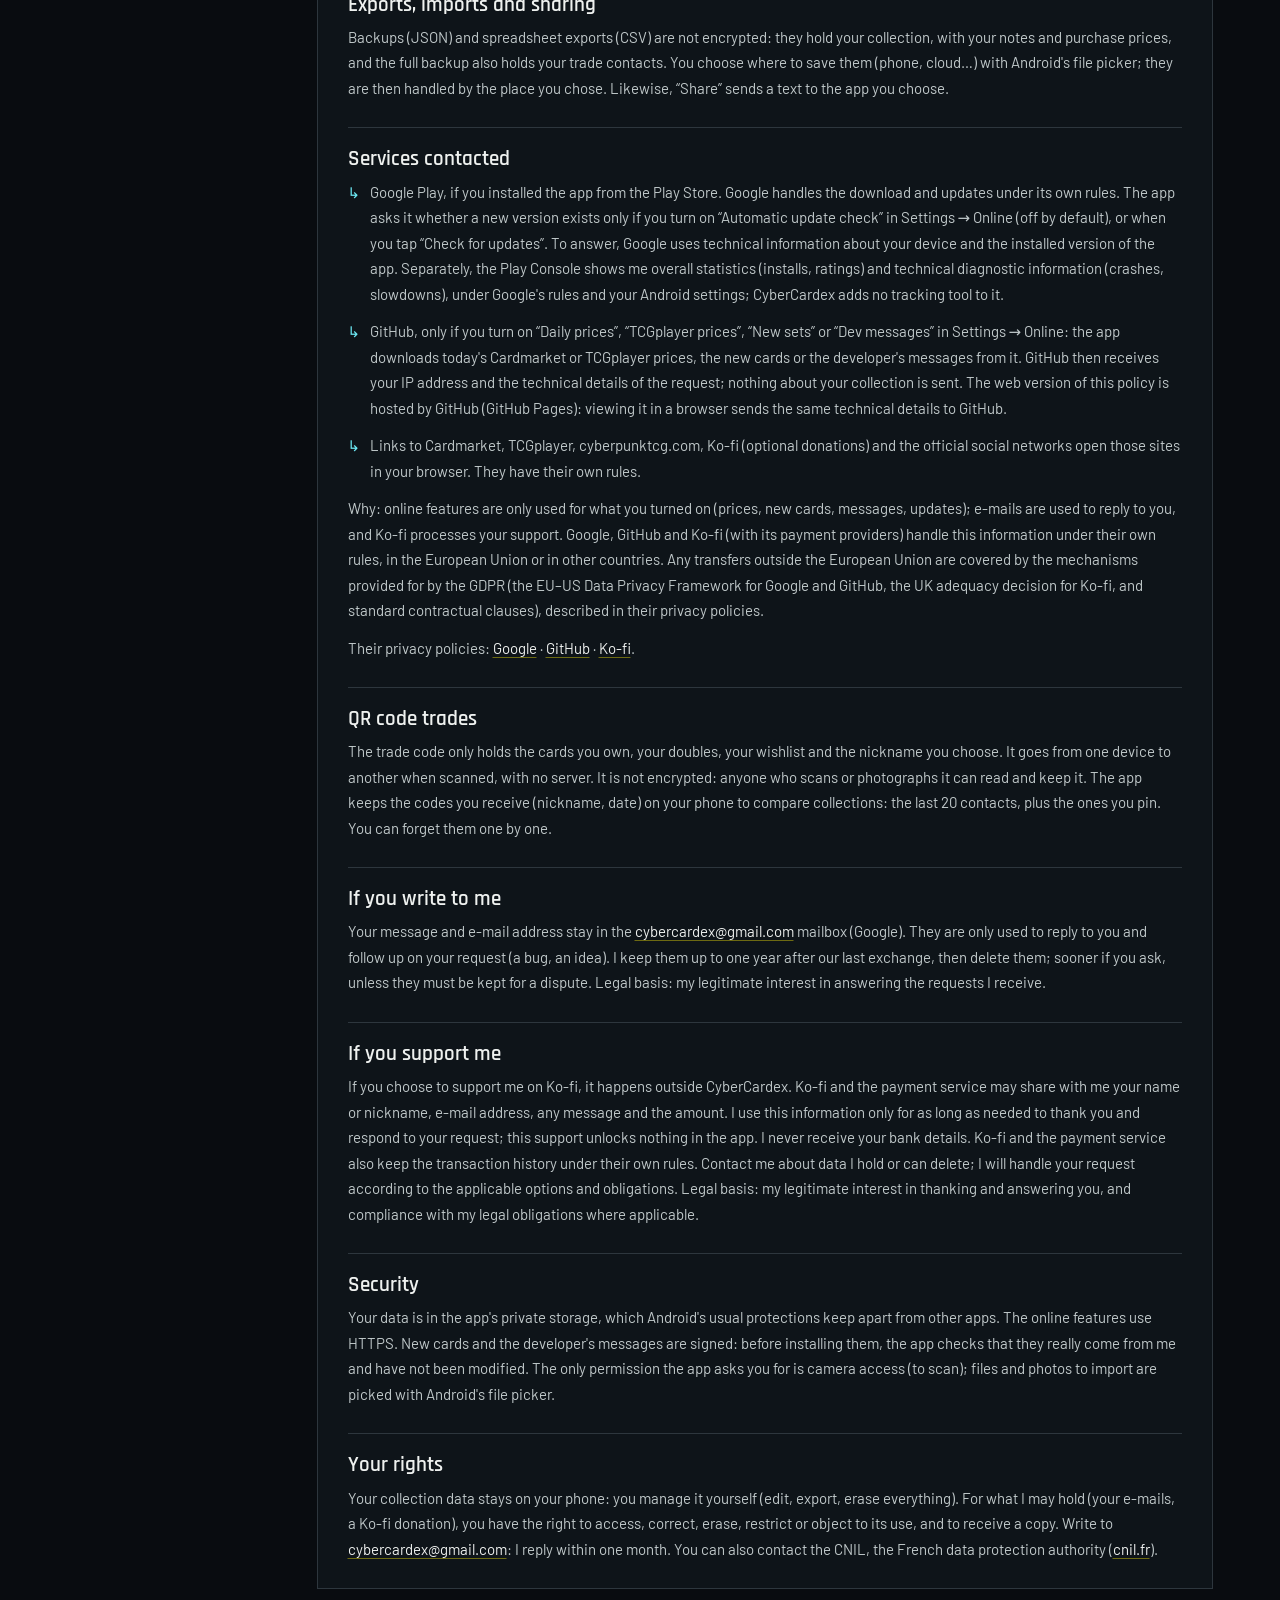
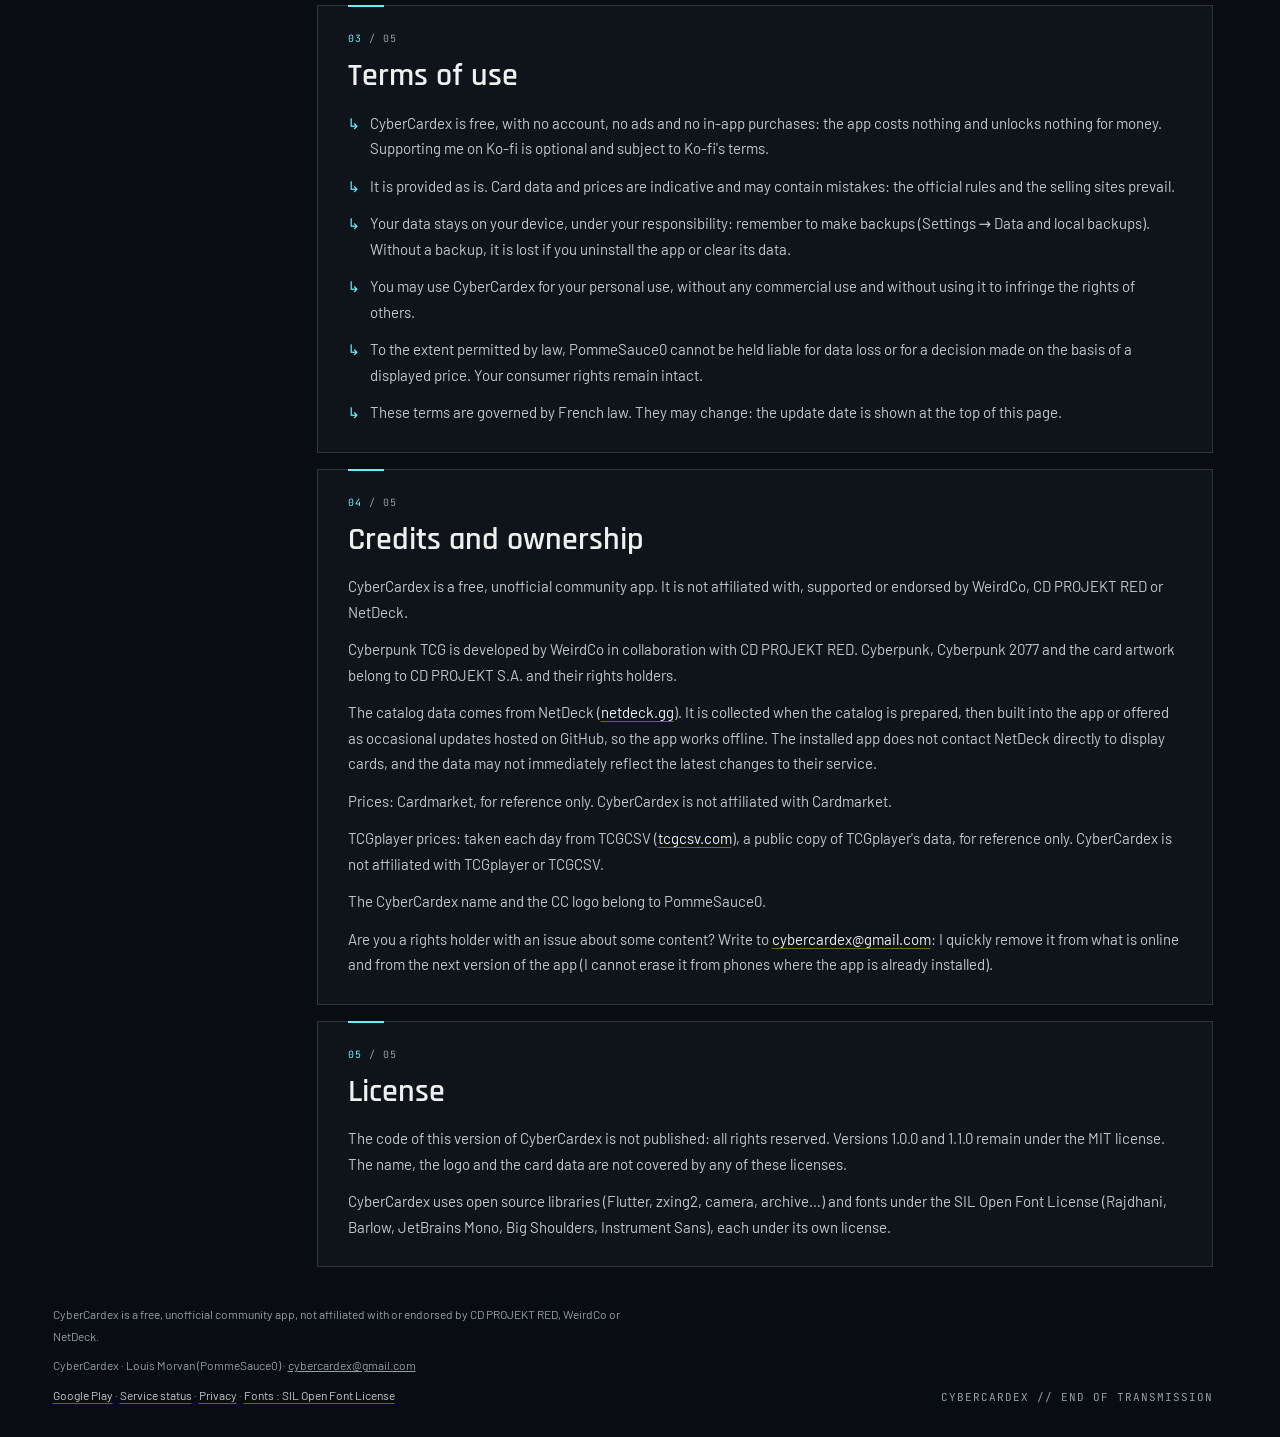
<file: confidentialite.html>
<!doctype html>
<html lang="fr">
<head>
<meta charset="utf-8">
<meta name="viewport" content="width=device-width, initial-scale=1">
<meta name="theme-color" content="#090c10">
<title>CyberCardex — confidentialité / privacy</title>
<meta name="description" content="CyberCardex : mentions légales et politique de confidentialité de l'app Android. Legal notice and privacy policy.">
<link rel="icon" type="image/png" href="commun/icon.png">
<link rel="preload" href="commun/polices/Rajdhani-Bold.woff2" as="font" type="font/woff2" crossorigin>
<!-- Couleurs, polices, fond animé, bandeau, navigation et pied de page communs au site. -->
<link rel="stylesheet" href="commun/site.css">
<style>
h1.long { font-size: clamp(34px, 4.4vw, 56px); line-height: .98; letter-spacing: -1px; max-width: 16ch; }

/* Sommaire collé à gauche, la section à l'écran en jaune ; feuilles comme les cartes de la page de statut. */
.doc { display: grid; grid-template-columns: 230px minmax(0, 1fr); gap: 34px; align-items: start; padding-bottom: 8px; }
.toc { position: sticky; top: 24px; display: flex; flex-direction: column; gap: 2px; }
.toc-title { margin: 0 0 12px; font: 500 11px var(--mono); letter-spacing: 1.7px; text-transform: uppercase; color: var(--soft); }
.toc-title span { color: var(--yellow); margin-right: 10px; }
.toc a {
  display: flex; gap: 11px; padding: 9px 12px; border-left: 2px solid var(--line); color: var(--muted);
  text-decoration: none; font: 500 15px/1.3 var(--body); transition: color .15s, border-color .15s, background .15s;
}
.toc a span { font: 400 10px/2 var(--mono); color: var(--cyan); }
.toc a:hover { color: var(--text); border-left-color: #57636a; }
.toc a.active { color: var(--yellow); border-left-color: var(--yellow); background: linear-gradient(90deg, #fcee0a12, transparent); }
.toc a.active span { color: var(--yellow); }

.sheet { position: relative; padding: 26px 30px 14px; border: 1px solid var(--line); background: #10151be8; scroll-margin-top: 20px; }
.sheet + .sheet { margin-top: 16px; }
.sheet::before { content: ""; position: absolute; top: -1px; left: 30px; width: 36px; height: 2px; background: var(--cyan); }
.sheet .sheet-number { margin: 0; font: 400 10px var(--mono); color: var(--muted); letter-spacing: 1px; }
.sheet-number span { color: var(--cyan); }
.sheet h2 { margin: 14px 0 18px; font: 600 32px/1.05 var(--display); }
.sheet h3 { margin: 26px 0 8px; padding-top: 18px; border-top: 1px solid var(--line); font: 600 21px/1.2 var(--display); }
.sheet p, .sheet li { margin: 0 0 12px; color: var(--soft); font-size: 15px; line-height: 1.7; }
.sheet h2, .sheet h3, .sheet p, .sheet li, .sheet dd { overflow-wrap: anywhere; }
.sheet a { color: var(--text); text-decoration: underline; text-decoration-color: #fcee0a66; text-underline-offset: 3px; }
.sheet a:hover { color: var(--yellow); }
.sheet .lead { position: relative; padding: 2px 0 2px 20px; border-left: 1px solid #57636a; color: var(--text); }
.sheet .lead::before { content: ""; position: absolute; top: 0; left: -1px; width: 2px; height: 24px; background: var(--cyan); }
.sheet ul { list-style: none; padding: 0; margin: 0 0 12px; }
.sheet li { position: relative; padding-left: 22px; }
.sheet li::before { content: "↳"; position: absolute; left: 0; color: var(--cyan); }
.sheet dl { margin: 0 0 14px; }
.sheet dl div { padding: 12px 0; border-top: 1px solid var(--line); }
.sheet dl div:first-child { border-top: 0; padding-top: 0; }
.sheet dt { font: 400 10px var(--mono); color: var(--muted); letter-spacing: 1.1px; text-transform: uppercase; }
.sheet dd { margin: 5px 0 0; color: var(--text); }

@media (max-width: 930px) {
  /* Sommaire en barre défilante collée en haut. */
  .doc { grid-template-columns: 1fr; gap: 14px; }
  .toc {
    top: 0; z-index: 5; flex-direction: row; gap: 4px; overflow-x: auto; scrollbar-width: none;
    margin: 0 -24px; padding: 10px 24px; background: linear-gradient(var(--bg) 78%, transparent);
  }
  .toc-title { display: none; }
  .toc a { flex: none; border-left: 0; border-bottom: 2px solid var(--line); white-space: nowrap; font-size: 14px; }
  .toc a:hover { border-bottom-color: #57636a; }
  .toc a.active { border-bottom-color: var(--yellow); background: linear-gradient(0deg, #fcee0a12, transparent); }
  .sheet { scroll-margin-top: 70px; }
}
@media (max-width: 650px) {
  .toc { margin: 0 -18px; padding: 10px 18px; }
  .sheet { padding: 22px 20px 10px; }
  .sheet::before { left: 20px; }
  .sheet h2 { font-size: 28px; }
}
</style>
<script>
// Langue avant l'affichage : #fr / #en dans l'adresse, sinon le choix fait sur le site, sinon celle du navigateur.
(() => {
  let lang = location.hash.startsWith('#en') ? 'en' : location.hash.startsWith('#fr') ? 'fr' : null;
  if (!lang) { try { lang = localStorage.getItem('ccx-lang'); } catch {} }
  if (lang !== 'fr' && lang !== 'en') lang = (navigator.language || 'fr').toLowerCase().startsWith('fr') ? 'fr' : 'en';
  document.documentElement.dataset.lang = lang;
  document.documentElement.lang = lang;
})();
</script>
</head>
<body>
<a href="#contenu" class="skip"><span class="lang-fr">Aller au contenu</span><span class="lang-en">Skip to content</span></a>
<div class="page">
  <header class="top">
    <a class="identity" href="./">
      <img class="brand-mark" src="commun/icon.png" width="35" height="35" alt="" aria-hidden="true">
      <div><div class="brand-name">CYBER<span>CARDEX</span></div><div class="brand-label"><span class="lang-fr">Informations légales</span><span class="lang-en">Legal information</span></div></div>
    </a>
    <nav class="site-nav" aria-label="Pages">
      <a href="./"><span>01</span> <b class="lang-fr">Statut</b><b class="lang-en">Status</b></a>
      <a href="confidentialite.html" aria-current="page"><span>02</span> <b class="lang-fr">Confidentialité</b><b class="lang-en">Privacy</b></a>
    </nav>
    <div class="top-meta">
      <div class="lang" role="group" aria-label="Langue / Language"><button type="button" data-lang="fr">FR</button><button type="button" data-lang="en">EN</button></div>
    </div>
  </header>
  <main id="contenu">
<div class="lang-fr" lang="fr">
<section class="hero">
<div><p class="eyebrow"><span>//</span> Informations légales</p><h1 class="long">Mentions légales, confidentialité et conditions</h1></div>
<div class="hero-copy"><p>Qui édite CyberCardex, ce que l’app fait de tes données et les règles d’utilisation.</p>
<span class="local"><svg viewBox="0 0 20 20" fill="none" stroke="currentColor" stroke-width="1.4" aria-hidden="true"><rect x="3" y="4" width="14" height="13" rx="1"/><path d="M3 8h14M7 2v4M13 2v4"/></svg>Mise à jour le 23 octobre 2026.</span></div>
</section>
<div class="doc">
<nav class="toc" aria-label="Sommaire"><p class="toc-title"><span>//</span> Sommaire</p>
<a href="#fr-1"><span>01</span>Mentions légales</a>
<a href="#fr-2"><span>02</span>Politique de confidentialité</a>
<a href="#fr-3"><span>03</span>Conditions d'utilisation</a>
<a href="#fr-4"><span>04</span>Crédits et propriété</a>
<a href="#fr-5"><span>05</span>Licence</a>
</nav>
<div class="sheets">
<section class="sheet" id="fr-1">
<p class="sheet-number"><span>01</span> / 05</p>
<h2>Mentions légales</h2>
<dl>
<div><dt>Éditeur</dt><dd>Louis Morvan (PommeSauce0), particulier, pour un projet personnel gratuit et non commercial.</dd></div>
<div><dt>Directeur de la publication</dt><dd>Louis Morvan (PommeSauce0)</dd></div>
<div><dt>Contact</dt><dd><a href="mailto:cybercardex@gmail.com">cybercardex@gmail.com</a></dd></div>
<div><dt>Hébergeur</dt><dd>Cette page : GitHub Pages — GitHub, Inc., 88 Colin P. Kelly Jr. Street, San Francisco, CA 94107, États-Unis.</dd></div>
</dl>
</section>
<section class="sheet" id="fr-2">
<p class="sheet-number"><span>02</span> / 05</p>
<h2>Politique de confidentialité</h2>
<p class="lead">CyberCardex enregistre ta collection sur ton téléphone. Il n'y a ni compte CyberCardex ni serveur de synchronisation, ni publicité, ni outil de mesure d'audience ou de suivi, ni cookie de suivi. L'app ne se connecte d'elle-même à Internet que pour les fonctions du menu En ligne (Réglages → En ligne), toutes coupées au départ, chacune avec son interrupteur ; aucune n'envoie ta collection. Les services qu'elles contactent (Google Play, GitHub ; voir plus bas) reçoivent ton adresse IP et les informations techniques de la demande, comme pour n'importe quel site. Ces interrupteurs ne règlent que l'app : Android et le Play Store ont leur propre fonctionnement (mises à jour de l'app, sauvegarde du téléphone, rapports de plantage si tu les as autorisés). Quand tu exportes, partages ou ouvres un lien, c'est l'application ou le service que tu choisis qui s'en charge.</p>
<h3>Ce qui est enregistré, et où</h3>
<p>Ta collection, ta wishlist, tes decks, tes classeurs, tes badges, tes échanges récents et tes réglages restent sur ton téléphone, dans le stockage de l'app. Ils servent seulement à faire fonctionner CyberCardex. Cela comprend aussi tes contacts d'échange et les copies de secours prises avant chaque import. Pour tout effacer : Réglages → Zone sensible → Tout effacer (y compris les données reprises de l'ancienne version), ou désinstaller l'app. Cela n'efface pas les fichiers que tu as exportés ou partagés, ni les sauvegardes gérées par Android ou Google.</p>
<p>Sur Android, la sauvegarde automatique du téléphone peut copier ces données dans ton compte Google, si tu l'as activée. Elles y restent privées : je n'y ai pas accès.</p>
<h3>Cookies</h3>
<p>CyberCardex ne dépose aucun cookie : ni publicité, ni mesure d'audience, ni suivi. Il utilise seulement le stockage décrit plus haut, indispensable à son fonctionnement : c'est pourquoi aucun bandeau de consentement n'est nécessaire. Si un cookie non indispensable était ajouté un jour, ton accord serait demandé avant.</p>
<h3>La caméra et les photos</h3>
<p>Le scanner de cartes et le lecteur de QR code utilisent la caméra, ou une photo que tu choisis. L'image est analysée directement sur ton téléphone et n'est jamais envoyée sur Internet. La photo prise par le scanner passe par un fichier temporaire privé de l'app, dont l'app demande la suppression dès qu'elle l'a lue ; elle n'arrive jamais dans ta galerie. Le micro n'est pas utilisé.</p>
<h3>Exports, imports et partages</h3>
<p>Les sauvegardes (JSON) et les exports tableur (CSV) ne sont pas chiffrés : ils contiennent ta collection, avec tes notes et tes prix d'achat, et la sauvegarde complète contient aussi tes contacts d'échange. Tu choisis où les enregistrer (téléphone, cloud…) avec le sélecteur de fichiers d'Android ; ils restent alors sous la responsabilité de l'endroit choisi. De même, « Partager » envoie un texte à l'application que tu choisis.</p>
<h3>Les services contactés</h3>
<ul><li>Google Play, si tu as installé l'app depuis le Play Store. Google traite le téléchargement et les mises à jour selon ses propres règles. L'app lui demande s'il existe une nouvelle version seulement si tu allumes « Recherche automatique de mises à jour » dans Réglages → En ligne (coupée par défaut), ou si tu appuies sur « Rechercher une mise à jour ». Pour répondre, Google utilise des informations techniques sur ton appareil et sur la version installée de l'app. De son côté, la Play Console me montre des statistiques globales (nombre d'installations, notes) et des informations techniques de diagnostic (plantages, lenteurs), selon les règles de Google et tes réglages Android ; CyberCardex n'y ajoute aucun outil de suivi.</li><li>GitHub, seulement si tu allumes « Prix du jour », « Prix TCGplayer », « Nouvelles séries » ou « Messages du dev » dans Réglages → En ligne : l'app y télécharge les prix Cardmarket ou TCGplayer du jour, les nouvelles cartes ou les messages du développeur. GitHub reçoit alors ton adresse IP et les informations techniques de la demande ; rien sur ta collection n'est envoyé. La version web de cette politique est hébergée par GitHub (GitHub Pages) : la consulter dans un navigateur transmet les mêmes informations techniques à GitHub.</li><li>Les liens vers Cardmarket, TCGplayer, cyberpunktcg.com, Ko-fi (dons facultatifs) et les réseaux officiels ouvrent ces sites dans ton navigateur. Ils ont leurs propres règles.</li></ul>
<p>Pourquoi : les fonctions en ligne servent uniquement à ce que tu as allumé (prix, nouvelles cartes, messages, mises à jour) ; les e-mails servent à te répondre, et Ko-fi traite tes soutiens. Google, GitHub et Ko-fi (avec ses prestataires de paiement) traitent ces informations selon leurs propres règles, dans l'Union européenne ou dans d'autres pays. Les éventuels transferts hors de l'Union européenne sont encadrés par les mécanismes prévus par le RGPD (le cadre de protection des données UE–États-Unis pour Google et GitHub, la décision d'adéquation du Royaume-Uni pour Ko-fi, et les clauses contractuelles types), décrits dans leurs politiques de confidentialité.</p>
<p>Leurs politiques de confidentialité : <a href="https://policies.google.com/privacy">Google</a> · <a href="https://docs.github.com/site-policy/privacy-policies/github-general-privacy-statement">GitHub</a> · <a href="https://more.ko-fi.com/privacy">Ko-fi</a>.</p>
<h3>Les échanges par QR code</h3>
<p>Le code d'échange contient seulement tes cartes possédées, tes doubles, ta wishlist et le pseudo que tu choisis. Il passe d'un appareil à l'autre quand on le scanne, sans aucun serveur. Il n'est pas chiffré : toute personne qui le scanne ou le photographie peut le lire et le garder. L'app garde sur ton téléphone les codes reçus (pseudo, date) pour comparer vos collections : les 20 derniers contacts, plus ceux que tu épingles. Tu peux les oublier un par un.</p>
<h3>Si tu m'écris</h3>
<p>Ton message et ton adresse e-mail restent dans la boîte <a href="mailto:cybercardex@gmail.com">cybercardex@gmail.com</a> (Google). Ils servent seulement à te répondre et à suivre ta demande (un bug, une idée). Je les garde jusqu'à un an après notre dernier échange, puis je les supprime ; plus tôt si tu me le demandes, sauf s'il faut les garder pour un litige. Base légale : mon intérêt légitime à répondre aux demandes qu'on m'envoie.</p>
<h3>Si tu me soutiens</h3>
<p>Si tu choisis de me soutenir sur Ko-fi, cela se passe en dehors de CyberCardex. Ko-fi et le service de paiement peuvent me communiquer ton nom ou pseudo, ton adresse e-mail, ton éventuel message et le montant. Je m'en sers seulement le temps de te remercier et de répondre à ta demande ; ce soutien ne débloque rien dans l'app. Je ne reçois jamais tes coordonnées bancaires. L'historique des transactions est aussi conservé par Ko-fi et le service de paiement, selon leurs propres règles. Pour les données que je détiens ou que je peux supprimer, contacte-moi : je traite ta demande selon les possibilités et obligations applicables. Base légale : mon intérêt légitime à te remercier et à te répondre, et le respect de mes obligations légales le cas échéant.</p>
<h3>Sécurité</h3>
<p>Tes données sont dans le stockage privé de l'app, que les protections habituelles d'Android isolent des autres applications. Les fonctions en ligne passent en HTTPS. Les nouvelles cartes et les messages du développeur sont signés : avant de les installer, l'app vérifie qu'ils viennent bien de moi et n'ont pas été modifiés. La seule autorisation que l'app te demande est l'accès à l'appareil photo (pour scanner) ; les fichiers et photos à importer sont choisis avec le sélecteur d'Android.</p>
<h3>Tes droits</h3>
<p>Tes données de collection restent sur ton téléphone : c'est toi qui les gères (modifier, exporter, tout effacer). Pour ce que je peux détenir (tes e-mails, un soutien Ko-fi), tu as le droit d'y accéder, de les corriger, de les faire effacer, d'en limiter l'usage ou de t'y opposer, et d'en recevoir une copie. Écris à <a href="mailto:cybercardex@gmail.com">cybercardex@gmail.com</a> : je réponds dans un délai d'un mois. Tu peux aussi saisir la CNIL (<a href="https://www.cnil.fr/">cnil.fr</a>).</p>
</section>
<section class="sheet" id="fr-3">
<p class="sheet-number"><span>03</span> / 05</p>
<h2>Conditions d'utilisation</h2>
<ul><li>CyberCardex est gratuit, sans compte, sans publicité et sans achat dans l'app : l'app ne coûte rien et ne débloque rien contre de l'argent. Un soutien sur Ko-fi est facultatif et se fait selon les règles de Ko-fi.</li><li>Il est fourni tel quel. Les données des cartes et les prix sont indicatifs et peuvent contenir des erreurs : les règles officielles et les sites de vente font foi.</li><li>Tes données restent sur ton appareil, sous ta responsabilité : pense à faire des sauvegardes (Réglages → Données et sauvegardes locales). Sans sauvegarde, elles sont perdues si tu désinstalles l'app ou effaces ses données.</li><li>Tu peux utiliser CyberCardex pour ton usage personnel, sans en faire un usage commercial ni t'en servir pour porter atteinte aux droits d'autrui.</li><li>Dans les limites permises par la loi, PommeSauce0 ne peut être tenu responsable d'une perte de données ou d'une décision prise d'après un prix affiché. Tes droits de consommateur restent entiers.</li><li>Ces conditions relèvent du droit français. Elles peuvent évoluer : la date de mise à jour figure en haut de cette page.</li></ul>
</section>
<section class="sheet" id="fr-4">
<p class="sheet-number"><span>04</span> / 05</p>
<h2>Crédits et propriété</h2>
<p>CyberCardex est une application communautaire gratuite et non officielle. Elle n'est ni affiliée, ni soutenue, ni approuvée par WeirdCo, CD PROJEKT RED ou NetDeck.</p>
<p>Cyberpunk TCG est développé par WeirdCo en collaboration avec CD PROJEKT RED. Cyberpunk, Cyberpunk 2077 et les visuels des cartes appartiennent à CD PROJEKT S.A. et à leurs ayants droit.</p>
<p>Les données du catalogue proviennent de NetDeck (<a href="https://netdeck.gg/">netdeck.gg</a>). Elles sont récupérées lors de la préparation du catalogue, puis intégrées à l'application ou proposées sous forme de mises à jour ponctuelles hébergées sur GitHub, afin de permettre une utilisation hors ligne. L'application installée ne contacte pas directement NetDeck pour afficher les cartes, et les données peuvent ne pas refléter immédiatement les dernières modifications de leur service.</p>
<p>Prix : Cardmarket, à titre indicatif. CyberCardex n'est pas affilié à Cardmarket.</p>
<p>Prix TCGplayer : repris chaque jour de TCGCSV (<a href="https://tcgcsv.com/">tcgcsv.com</a>), une copie publique des données de TCGplayer, à titre indicatif. CyberCardex n'est affilié ni à TCGplayer ni à TCGCSV.</p>
<p>Le nom CyberCardex et le logo CC appartiennent à PommeSauce0.</p>
<p>Tu es ayant droit et un contenu te pose problème ? Écris à <a href="mailto:cybercardex@gmail.com">cybercardex@gmail.com</a> : je le retire rapidement de ce qui est en ligne et de la prochaine version de l'app (je ne peux pas l'effacer des téléphones où l'app est déjà installée).</p>
</section>
<section class="sheet" id="fr-5">
<p class="sheet-number"><span>05</span> / 05</p>
<h2>Licence</h2>
<p>Le code de cette version de CyberCardex n'est pas publié : tous droits réservés. Les versions 1.0.0 et 1.1.0 restent sous licence MIT. Le nom, le logo et les données des cartes ne sont couverts par aucune de ces licences.</p>
<p>CyberCardex utilise des bibliothèques open source (Flutter, zxing2, camera, archive…) et des polices sous licence SIL Open Font (Rajdhani, Barlow, JetBrains Mono, Big Shoulders, Instrument Sans), chacune sous sa propre licence.</p>
</section>
</div></div></div>

<div class="lang-en" lang="en">
<section class="hero">
<div><p class="eyebrow"><span>//</span> Legal information</p><h1 class="long">Legal notice, privacy and terms</h1></div>
<div class="hero-copy"><p>Who publishes CyberCardex, what the app does with your data, and the terms of use.</p>
<span class="local"><svg viewBox="0 0 20 20" fill="none" stroke="currentColor" stroke-width="1.4" aria-hidden="true"><rect x="3" y="4" width="14" height="13" rx="1"/><path d="M3 8h14M7 2v4M13 2v4"/></svg>Updated on October 23, 2026.</span></div>
</section>
<div class="doc">
<nav class="toc" aria-label="Contents"><p class="toc-title"><span>//</span> Contents</p>
<a href="#en-1"><span>01</span>Legal notice</a>
<a href="#en-2"><span>02</span>Privacy policy</a>
<a href="#en-3"><span>03</span>Terms of use</a>
<a href="#en-4"><span>04</span>Credits and ownership</a>
<a href="#en-5"><span>05</span>License</a>
</nav>
<div class="sheets">
<section class="sheet" id="en-1">
<p class="sheet-number"><span>01</span> / 05</p>
<h2>Legal notice</h2>
<dl>
<div><dt>Publisher</dt><dd>Louis Morvan (PommeSauce0), a private individual, for a free and non-commercial personal project.</dd></div>
<div><dt>Publication director</dt><dd>Louis Morvan (PommeSauce0)</dd></div>
<div><dt>Contact</dt><dd><a href="mailto:cybercardex@gmail.com">cybercardex@gmail.com</a></dd></div>
<div><dt>Host</dt><dd>This page: GitHub Pages — GitHub, Inc., 88 Colin P. Kelly Jr. Street, San Francisco, CA 94107, United States.</dd></div>
</dl>
</section>
<section class="sheet" id="en-2">
<p class="sheet-number"><span>02</span> / 05</p>
<h2>Privacy policy</h2>
<p class="lead">CyberCardex stores your collection on your phone. There is no CyberCardex account or sync server, no ads, no audience measurement or tracking tools, no tracking cookies. The app only connects to the Internet by itself for the features of the Online menu (Settings → Online), all switched off at first, each with its own switch; none of them sends your collection. The services they contact (Google Play, GitHub; see below) receive your IP address and the technical details of the request, as with any website. These switches only control the app: Android and the Play Store work on their own (app updates, phone backup, crash reports if you allowed them). When you export, share or open a link, the app or service you choose handles it.</p>
<h3>What is stored, and where</h3>
<p>Your collection, wishlist, decks, binders, badges, recent trades and settings stay on your phone, in the app's storage. They are only used to make CyberCardex work. This also includes your trade contacts and the recovery backups taken before each import. To erase everything: Settings → Danger zone → Erase everything (including data taken over from the previous version), or uninstall the app. This does not erase files you exported or shared, nor backups managed by Android or Google.</p>
<p>On Android, your phone's automatic backup may copy this data to your Google account, if you turned it on. It stays private there: I have no access to it.</p>
<h3>Cookies</h3>
<p>CyberCardex sets no cookies: no advertising, no audience measurement, no tracking. It only uses the storage described above, which it needs to work: that is why no consent banner is needed. If a non-essential cookie were ever added, your consent would be asked first.</p>
<h3>Camera and photos</h3>
<p>The card scanner and the QR code reader use the camera, or a photo you pick. The image is analyzed right on your phone and is never sent over the Internet. The photo taken by the scanner goes through a private temporary file; after reading it, the app attempts to delete it. It never reaches your gallery. The microphone is not used.</p>
<h3>Exports, imports and sharing</h3>
<p>Backups (JSON) and spreadsheet exports (CSV) are not encrypted: they hold your collection, with your notes and purchase prices, and the full backup also holds your trade contacts. You choose where to save them (phone, cloud…) with Android's file picker; they are then handled by the place you chose. Likewise, “Share” sends a text to the app you choose.</p>
<h3>Services contacted</h3>
<ul><li>Google Play, if you installed the app from the Play Store. Google handles the download and updates under its own rules. The app asks it whether a new version exists only if you turn on “Automatic update check” in Settings → Online (off by default), or when you tap “Check for updates”. To answer, Google uses technical information about your device and the installed version of the app. Separately, the Play Console shows me overall statistics (installs, ratings) and technical diagnostic information (crashes, slowdowns), under Google's rules and your Android settings; CyberCardex adds no tracking tool to it.</li><li>GitHub, only if you turn on “Daily prices”, “TCGplayer prices”, “New sets” or “Dev messages” in Settings → Online: the app downloads today's Cardmarket or TCGplayer prices, the new cards or the developer's messages from it. GitHub then receives your IP address and the technical details of the request; nothing about your collection is sent. The web version of this policy is hosted by GitHub (GitHub Pages): viewing it in a browser sends the same technical details to GitHub.</li><li>Links to Cardmarket, TCGplayer, cyberpunktcg.com, Ko-fi (optional donations) and the official social networks open those sites in your browser. They have their own rules.</li></ul>
<p>Why: online features are only used for what you turned on (prices, new cards, messages, updates); e-mails are used to reply to you, and Ko-fi processes your support. Google, GitHub and Ko-fi (with its payment providers) handle this information under their own rules, in the European Union or in other countries. Any transfers outside the European Union are covered by the mechanisms provided for by the GDPR (the EU–US Data Privacy Framework for Google and GitHub, the UK adequacy decision for Ko-fi, and standard contractual clauses), described in their privacy policies.</p>
<p>Their privacy policies: <a href="https://policies.google.com/privacy">Google</a> · <a href="https://docs.github.com/site-policy/privacy-policies/github-general-privacy-statement">GitHub</a> · <a href="https://more.ko-fi.com/privacy">Ko-fi</a>.</p>
<h3>QR code trades</h3>
<p>The trade code only holds the cards you own, your doubles, your wishlist and the nickname you choose. It goes from one device to another when scanned, with no server. It is not encrypted: anyone who scans or photographs it can read and keep it. The app keeps the codes you receive (nickname, date) on your phone to compare collections: the last 20 contacts, plus the ones you pin. You can forget them one by one.</p>
<h3>If you write to me</h3>
<p>Your message and e-mail address stay in the <a href="mailto:cybercardex@gmail.com">cybercardex@gmail.com</a> mailbox (Google). They are only used to reply to you and follow up on your request (a bug, an idea). I keep them up to one year after our last exchange, then delete them; sooner if you ask, unless they must be kept for a dispute. Legal basis: my legitimate interest in answering the requests I receive.</p>
<h3>If you support me</h3>
<p>If you choose to support me on Ko-fi, it happens outside CyberCardex. Ko-fi and the payment service may share with me your name or nickname, e-mail address, any message and the amount. I use this information only for as long as needed to thank you and respond to your request; this support unlocks nothing in the app. I never receive your bank details. Ko-fi and the payment service also keep the transaction history under their own rules. Contact me about data I hold or can delete; I will handle your request according to the applicable options and obligations. Legal basis: my legitimate interest in thanking and answering you, and compliance with my legal obligations where applicable.</p>
<h3>Security</h3>
<p>Your data is in the app's private storage, which Android's usual protections keep apart from other apps. The online features use HTTPS. New cards and the developer's messages are signed: before installing them, the app checks that they really come from me and have not been modified. The only permission the app asks you for is camera access (to scan); files and photos to import are picked with Android's file picker.</p>
<h3>Your rights</h3>
<p>Your collection data stays on your phone: you manage it yourself (edit, export, erase everything). For what I may hold (your e-mails, a Ko-fi donation), you have the right to access, correct, erase, restrict or object to its use, and to receive a copy. Write to <a href="mailto:cybercardex@gmail.com">cybercardex@gmail.com</a>: I reply within one month. You can also contact the CNIL, the French data protection authority (<a href="https://www.cnil.fr/">cnil.fr</a>).</p>
</section>
<section class="sheet" id="en-3">
<p class="sheet-number"><span>03</span> / 05</p>
<h2>Terms of use</h2>
<ul><li>CyberCardex is free, with no account, no ads and no in-app purchases: the app costs nothing and unlocks nothing for money. Supporting me on Ko-fi is optional and subject to Ko-fi's terms.</li><li>It is provided as is. Card data and prices are indicative and may contain mistakes: the official rules and the selling sites prevail.</li><li>Your data stays on your device, under your responsibility: remember to make backups (Settings → Data and local backups). Without a backup, it is lost if you uninstall the app or clear its data.</li><li>You may use CyberCardex for your personal use, without any commercial use and without using it to infringe the rights of others.</li><li>To the extent permitted by law, PommeSauce0 cannot be held liable for data loss or for a decision made on the basis of a displayed price. Your consumer rights remain intact.</li><li>These terms are governed by French law. They may change: the update date is shown at the top of this page.</li></ul>
</section>
<section class="sheet" id="en-4">
<p class="sheet-number"><span>04</span> / 05</p>
<h2>Credits and ownership</h2>
<p>CyberCardex is a free, unofficial community app. It is not affiliated with, supported or endorsed by WeirdCo, CD PROJEKT RED or NetDeck.</p>
<p>Cyberpunk TCG is developed by WeirdCo in collaboration with CD PROJEKT RED. Cyberpunk, Cyberpunk 2077 and the card artwork belong to CD PROJEKT S.A. and their rights holders.</p>
<p>The catalog data comes from NetDeck (<a href="https://netdeck.gg/">netdeck.gg</a>). It is collected when the catalog is prepared, then built into the app or offered as occasional updates hosted on GitHub, so the app works offline. The installed app does not contact NetDeck directly to display cards, and the data may not immediately reflect the latest changes to their service.</p>
<p>Prices: Cardmarket, for reference only. CyberCardex is not affiliated with Cardmarket.</p>
<p>TCGplayer prices: taken each day from TCGCSV (<a href="https://tcgcsv.com/">tcgcsv.com</a>), a public copy of TCGplayer's data, for reference only. CyberCardex is not affiliated with TCGplayer or TCGCSV.</p>
<p>The CyberCardex name and the CC logo belong to PommeSauce0.</p>
<p>Are you a rights holder with an issue about some content? Write to <a href="mailto:cybercardex@gmail.com">cybercardex@gmail.com</a>: I quickly remove it from what is online and from the next version of the app (I cannot erase it from phones where the app is already installed).</p>
</section>
<section class="sheet" id="en-5">
<p class="sheet-number"><span>05</span> / 05</p>
<h2>License</h2>
<p>The code of this version of CyberCardex is not published: all rights reserved. Versions 1.0.0 and 1.1.0 remain under the MIT license. The name, the logo and the card data are not covered by any of these licenses.</p>
<p>CyberCardex uses open source libraries (Flutter, zxing2, camera, archive…) and fonts under the SIL Open Font License (Rajdhani, Barlow, JetBrains Mono, Big Shoulders, Instrument Sans), each under its own license.</p>
</section>
</div></div></div>

  </main>
  <footer>
    <div>
      <p><span class="lang-fr">CyberCardex est une application communautaire gratuite et non officielle, ni affiliée ni approuvée par CD PROJEKT RED, WeirdCo ou NetDeck.</span><span class="lang-en">CyberCardex is a free, unofficial community app, not affiliated with or endorsed by CD PROJEKT RED, WeirdCo or NetDeck.</span></p>
      <p class="footer-contact">CyberCardex · Louis Morvan (PommeSauce0) · <a href="mailto:cybercardex@gmail.com">cybercardex@gmail.com</a></p>
      <p class="legal-links"><a href="https://play.google.com/store/apps/details?id=app.cybercardex" rel="noopener">Google Play</a> · <a href="./"><span class="lang-fr">État des services</span><span class="lang-en">Service status</span></a> · <a href="confidentialite.html"><span class="lang-fr">Confidentialité</span><span class="lang-en">Privacy</span></a> · <a href="commun/polices/LICENSES.txt"><span class="lang-fr">Polices</span><span class="lang-en">Fonts</span> : SIL Open Font License</a></p>
    </div>
    <div class="transmission"><span class="end-mark"><span class="lang-fr">CYBERCARDEX // FIN DE TRANSMISSION</span><span class="lang-en">CYBERCARDEX // END OF TRANSMISSION</span></span></div>
  </footer>
</div>
<script>
(() => {
  'use strict';
  const root = document.documentElement;
  const buttons = document.querySelectorAll('.lang button');
  const show = () => buttons.forEach((b) => b.setAttribute('aria-pressed', String(b.dataset.lang === root.dataset.lang)));
  // Choix gardé pour tout le site (même clé que la page de statut).
  buttons.forEach((b) => b.addEventListener('click', () => {
    root.dataset.lang = root.lang = b.dataset.lang;
    try { localStorage.setItem('ccx-lang', b.dataset.lang); } catch {}
    show();
  }));
  show();
  // Sommaire : la section à l'écran en jaune.
  const links = [...document.querySelectorAll('.toc a')];
  const seen = new IntersectionObserver((entries) => {
    for (const e of entries) {
      if (!e.isIntersecting) continue;
      for (const a of links) {
        a.classList.toggle('active', a.hash === '#' + e.target.id);
        // Sommaire en barre (téléphone) : l'onglet actif reste visible.
        const bar = a.parentElement;
        if (a.hash === '#' + e.target.id && bar.scrollWidth > bar.clientWidth) {
          bar.scrollTo({left: a.offsetLeft - (bar.clientWidth - a.clientWidth) / 2, behavior: 'smooth'});
        }
      }
    }
  }, {rootMargin: '-30% 0px -60% 0px'});
  document.querySelectorAll('.sheet').forEach((sheet) => seen.observe(sheet));
})();
</script>
</body>
</html>
</file>
<file: commun/site.css>
/* Commun aux pages du site (statut, confidentialité) : couleurs, polices, fond animé, bandeau du haut avec la
   navigation, en-tête de page, titres de section et pied de page. Chaque page n'ajoute que ce qui lui est propre. */

/* Polices de l'app, servies sur place (sous-ensemble latin, SIL OFL : polices/LICENSES.txt) : le visiteur ne contacte
   aucun autre site. */
@font-face { font-family: Rajdhani; src: url(polices/Rajdhani-SemiBold.woff2) format("woff2"); font-weight: 500 600; font-display: swap; }
@font-face { font-family: Rajdhani; src: url(polices/Rajdhani-Bold.woff2) format("woff2"); font-weight: 700; font-display: swap; }
@font-face { font-family: Barlow; src: url(polices/Barlow-Regular.woff2) format("woff2"); font-weight: 400; font-display: swap; }
@font-face { font-family: Barlow; src: url(polices/Barlow-Medium.woff2) format("woff2"); font-weight: 500 600; font-display: swap; }
@font-face { font-family: "JetBrains Mono"; src: url(polices/JetBrainsMono.woff2) format("woff2"); font-weight: 100 800; font-display: swap; }

:root {
  color-scheme: dark;
  --bg: #090c10; --panel: #10151b; --yellow: #fcee0a; --cyan: #6debf6;
  --green: #9aefb6; --red: #ff7486; --text: #eef1ef; --soft: #c0c9ca;
  --muted: #929fa5; --line: #2d363d;
  --display: Rajdhani, "Arial Narrow", sans-serif;
  --body: Barlow, system-ui, sans-serif;
  --mono: "JetBrains Mono", monospace;
}
* { box-sizing: border-box; }
html { scroll-behavior: smooth; scroll-padding-top: 24px; scrollbar-gutter: stable; }
/* Une langue visible sur toutes les pages, y compris dans le pied de page commun. */
html[data-lang="fr"] .lang-en, html[data-lang="en"] .lang-fr { display: none !important; }

/* Fond : halo cyan en haut à droite, grille fixe qui s'efface vers le bas, grille lumineuse qui dérive lentement. */
body {
  margin: 0; color: var(--text); background: var(--bg);
  font: 16px/1.55 var(--body); -webkit-font-smoothing: antialiased; isolation: isolate;
}
body::before {
  content: ""; position: fixed; inset: 0; z-index: -1; pointer-events: none;
  /* Le halo et les grilles ont la taille de l'écran, même sur un long document. */
  background-image: radial-gradient(ellipse at 90% 4%, #16303566, transparent 45%),
    linear-gradient(#ffffff03 1px, transparent 1px),
    linear-gradient(#9cbdc707 1px, transparent 1px), linear-gradient(90deg, #9cbdc707 1px, transparent 1px);
  background-size: auto, 64px 64px, 64px 64px, 64px 64px;
  -webkit-mask-image: linear-gradient(#000, transparent 85%);
  mask-image: linear-gradient(#000, transparent 85%);
}
body::after {
  content: ""; position: fixed; inset: 0; z-index: -1; pointer-events: none;
  background-image:
    radial-gradient(ellipse at center, #37dce914, transparent 60%),
    linear-gradient(#6debf62b 1px, transparent 1px),
    linear-gradient(90deg, #6debf62b 1px, transparent 1px);
  background-size: 180% 180%, 64px 64px, 64px 64px;
  -webkit-mask-image: radial-gradient(ellipse 28% 38% at center, #000 10%, transparent 75%);
  mask-image: radial-gradient(ellipse 28% 38% at center, #000 10%, transparent 75%);
  -webkit-mask-size: 180% 160%; mask-size: 180% 160%;
  -webkit-mask-repeat: no-repeat; mask-repeat: no-repeat;
  animation: ambient-grid 24s ease-in-out infinite alternate;
}
@keyframes ambient-grid {
  from { -webkit-mask-position: 0% 30%; mask-position: 0% 30%; background-position: 0% 0%, 0 0, 0 0; }
  to { -webkit-mask-position: 100% 80%; mask-position: 100% 80%; background-position: 100% 100%, 64px 32px, 64px 32px; }
}

::selection { background: var(--yellow); color: var(--bg); }
a { color: inherit; }
button, a { -webkit-tap-highlight-color: transparent; }
:focus-visible { outline: 2px solid var(--cyan); outline-offset: 6px; }
.skip { position: absolute; top: -100px; left: 20px; z-index: 10; padding: 10px 16px; background: var(--yellow); color: var(--bg); }
.skip:focus { top: 16px; }
.page {
  width: min(1160px, calc(100% - 80px)); margin: 0 auto;
  min-height: 100vh; min-height: 100svh; min-height: 100dvh; display: flex; flex-direction: column;
}
main { flex: 1 0 auto; }

/* Bandeau du haut : marque, navigation entre les pages, langue. Un trait cyan balaie le filet du bas. */
.top {
  position: relative; flex-shrink: 0; display: grid; grid-template-columns: 220px minmax(0, 1fr) auto;
  align-items: center; gap: 24px; min-height: 95px; padding: 25px 0; border-bottom: 1px solid var(--line);
}
.top::after {
  content: ""; position: absolute; bottom: -1px; left: 0; width: 100%; height: 1px; pointer-events: none;
  background: linear-gradient(90deg, transparent, var(--cyan), transparent) no-repeat;
  background-size: 140px 1px; animation: signal-sweep 11s linear infinite;
}
@keyframes signal-sweep { from { background-position: -140px 0; } to { background-position: calc(100% + 140px) 0; } }
.identity { display: flex; gap: 13px; align-items: center; min-width: 0; color: inherit; text-decoration: none; }
.identity > div { min-width: 0; }
.brand-mark { display: block; width: 35px; height: 35px; flex: none; border-radius: 22%; object-fit: contain; }
.brand-name { font: 700 21px/1 var(--display); letter-spacing: 1.1px; white-space: nowrap; }
.brand-name span { color: var(--yellow); }
.brand-label { margin-top: 6px; font: 400 10px/1.3 var(--mono); letter-spacing: 1.9px; color: var(--muted); text-transform: uppercase; white-space: nowrap; overflow: hidden; text-overflow: ellipsis; }
.top-meta { display: flex; align-items: center; gap: 20px; }

/* Navigation : onglets à coin coupé, la page ouverte en jaune. */
.site-nav { display: flex; gap: 6px; margin: 0; }
.site-nav a {
  --cut: 8px; position: relative; display: inline-flex; align-items: center; gap: 8px; padding: 9px 14px 9px 12px;
  color: var(--muted); text-decoration: none; font: 500 10px var(--mono); letter-spacing: 1.5px; text-transform: uppercase;
  --edge: var(--line); border: 1px solid var(--edge); background: #10151bb3;
  clip-path: polygon(0 0, calc(100% - var(--cut)) 0, 100% var(--cut), 100% 100%, 0 100%);
  transition: color .15s, border-color .15s, background .15s;
}
/* Coin coupé : le clip-path retire aussi la bordure, le trait en biais est redessiné pour fermer le coin (à moitié
   rogné par le clip-path, d’où son épaisseur). */
.site-nav a::before {
  content: ""; position: absolute; top: -1px; right: -1px; width: var(--cut); height: var(--cut); pointer-events: none;
  background: linear-gradient(to top right, transparent calc(50% - 1.4px), var(--edge) calc(50% - 1.4px),
    var(--edge) calc(50% + 1.4px), transparent calc(50% + 1.4px));
}
.site-nav a span { color: var(--cyan); }
.site-nav b { font-weight: inherit; }
.site-nav a:hover { color: var(--text); --edge: #4a565e; }
.site-nav a[aria-current="page"] { color: var(--yellow); --edge: #fcee0a55; background: #fcee0a10; }
.site-nav a[aria-current="page"] span { color: var(--yellow); }
.site-nav a[aria-current="page"]::after { content: ""; position: absolute; left: 12px; right: 14px; bottom: -1px; height: 2px; background: var(--yellow); }

.lang { display: flex; border: 1px solid var(--line); }
.lang button { padding: 8px 9px; border: 0; background: none; color: var(--muted); font: 500 10px var(--mono); letter-spacing: 1.2px; cursor: pointer; }
.lang button + button { border-left: 1px solid var(--line); }
.lang button:hover { color: var(--text); }
.lang button[aria-pressed="true"] { color: var(--yellow); background: #fcee0a10; }

/* En-tête de page : surtitre, grand titre deux tons, texte à droite avec son filet cyan. */
.hero { display: grid; grid-template-columns: 1.45fr 1fr; gap: 44px; align-items: end; padding: 52px 0 38px; }
.eyebrow { margin: 0 0 15px; font: 400 10px var(--mono); color: var(--muted); letter-spacing: 2.1px; text-transform: uppercase; }
.eyebrow span { color: var(--yellow); padding-right: 11px; }
h1 { margin: 0; width: fit-content; font: 700 clamp(46px, 6.2vw, 80px)/.82 var(--display); letter-spacing: -2.4px; text-transform: uppercase; }
h1 span { display: block; }
h1 .cyber { color: var(--yellow); }
h1 .cardex { padding-top: 6px; color: var(--text); }
.hero-copy { position: relative; padding: 22px 0 3px 24px; border-left: 1px solid #57636a; }
.hero-copy::before { content: ""; position: absolute; top: 0; left: -1px; width: 2px; height: 24px; background: var(--cyan); }
.hero-copy p { margin: 0; max-width: 34ch; color: var(--soft); font-size: 17px; line-height: 1.65; }
.hero-copy strong { font-weight: 500; color: var(--text); }
.hero-copy .local { display: inline-flex; align-items: center; gap: 8px; margin-top: 18px; color: var(--muted); font: 400 11px/1.7 var(--mono); }
.local svg { width: 14px; height: 14px; flex: none; color: var(--cyan); }

.section-heading { display: flex; justify-content: space-between; align-items: center; gap: 16px; padding: 37px 0 15px; }
.section-heading h2 { margin: 0; font: 500 11px var(--mono); letter-spacing: 1.7px; text-transform: uppercase; color: var(--soft); }
.section-heading h2 span { color: var(--yellow); margin-right: 13px; }
.section-heading .section-meta { font: 400 10px var(--mono); letter-spacing: 1.2px; color: var(--muted); text-transform: uppercase; }

footer { flex-shrink: 0; display: grid; grid-template-columns: minmax(0, 1fr) auto; gap: 28px; align-items: end; margin-top: auto; padding: 29px 0 30px; }
footer p { margin: 0; max-width: 86ch; color: var(--muted); font-size: 12px; line-height: 1.8; overflow-wrap: anywhere; }
.footer-contact { margin-top: 8px; }
.legal-links { margin-top: 8px !important; }
.legal-links a { color: var(--soft); text-decoration: underline; text-decoration-color: #fcee0a66; text-underline-offset: 3px; }
.legal-links a:hover { color: var(--yellow); }
footer .transmission { justify-self: end; max-width: 100%; }
footer .end-mark { display: block; margin: 0; padding: 0; border: 0; background: none; color: var(--muted); font: 400 11px/1.6 var(--mono); letter-spacing: 1px; overflow-wrap: anywhere; text-align: left; }
footer button.end-mark { cursor: pointer; }
footer button.end-mark:hover { color: var(--cyan); }

@media (min-width: 1500px) { .hero { padding-top: 66px; padding-bottom: 44px; } }
@media (max-width: 1060px) { .site-nav a { padding: 9px 11px 9px 10px; letter-spacing: 1px; } }
@media (max-width: 930px) {
  .page { width: calc(100% - 48px); }
  .hero { grid-template-columns: 1.15fr 1fr; gap: 28px; padding-top: 40px; }
  h1 { font-size: clamp(44px, 7.4vw, 66px); letter-spacing: -2px; }
  .hero-copy p { font-size: 15px; }
  /* La navigation passe sur sa propre ligne, sous la marque. */
  .top { grid-template-columns: minmax(0, 1fr) auto; row-gap: 16px; min-height: 0; }
  .site-nav { grid-column: 1 / -1; grid-row: 2; width: 100%; }
  .site-nav a { flex: 1; justify-content: center; }
}
@media (max-width: 650px) {
  .page { width: calc(100% - 36px); }
  .top { gap: 12px; padding: 20px 0 16px; }
  .top-meta { gap: 8px; }
  .brand-name { font-size: 18px; letter-spacing: .6px; } .brand-label { font-size: 10px; letter-spacing: 1px; }
  .brand-mark { width: 29px; height: 29px; } .identity { gap: 9px; }
  .hero { grid-template-columns: 1fr; gap: 24px; padding: 34px 0 26px; }
  h1 { font-size: clamp(50px, 15vw, 70px); line-height: .8; letter-spacing: -2px; }
  .eyebrow { font-size: 10px; letter-spacing: 1.6px; margin-bottom: 16px; }
  .hero-copy { padding: 0 0 0 15px; }
  .hero-copy p { font-size: 15px; max-width: 39ch; line-height: 1.6; }
  .hero-copy .local { margin-top: 11px; }
  .section-heading { padding-top: 29px; }
  .section-heading h2 { font-size: 10px; letter-spacing: 1.1px; }
  .section-heading .section-meta { font-size: 10px; letter-spacing: .6px; }
  footer { grid-template-columns: 1fr; gap: 18px; padding-top: 24px; }
  footer .transmission { justify-self: start; }
}
@media (max-width: 360px) {
  .top { column-gap: 8px; }
  .brand-name { font-size: 16px; }
  .brand-mark { width: 26px; height: 26px; }
  .identity { gap: 7px; }
  .site-nav a { gap: 5px; padding-right: 8px; padding-left: 8px; letter-spacing: .5px; }
}

/* Mouvement réduit demandé par le téléphone : tout est immobile. */
@media (prefers-reduced-motion: reduce) {
  html { scroll-behavior: auto; }
  *, *::before, *::after { animation: none !important; transition: none !important; }
}
</file>
